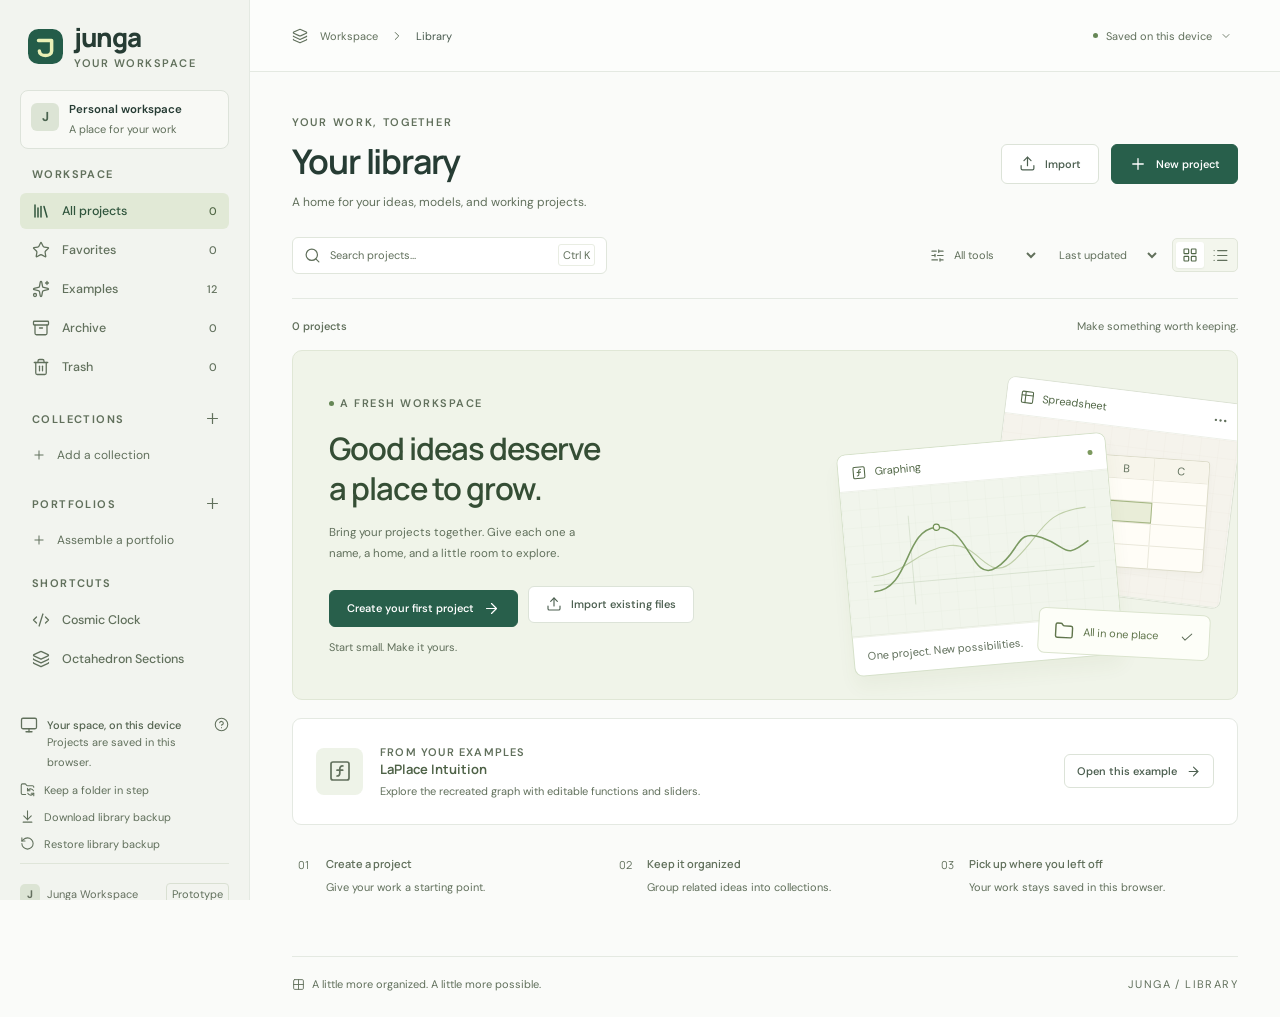
<file: JungaWorkspace/index.html>
<!doctype html>
<html lang="en">
  <head>
    <meta charset="UTF-8" />
    <meta name="viewport" content="width=device-width, initial-scale=1.0" />
    <meta name="theme-color" content="#f7f8f5" />
    <meta
      name="description"
      content="Your projects, models, and ideas, together in Junga Workspace."
    />
    <link rel="icon" type="image/svg+xml" href="./favicon.svg" />
    <title>Junga Workspace</title>
    <script type="module" crossorigin src="./assets/index-BxdtFtOg.js"></script>
    <link rel="modulepreload" crossorigin href="./assets/rolldown-runtime-B0Z9INg1.js">
    <link rel="modulepreload" crossorigin href="./assets/jsx-runtime-DpJIb57s.js">
    <link rel="modulepreload" crossorigin href="./assets/createLucideIcon-CGOGZhRV.js">
    <link rel="modulepreload" crossorigin href="./assets/model-DLPi8F1i.js">
    <link rel="stylesheet" crossorigin href="./assets/index-BXvJL2pJ.css">
  </head>
  <body>
    <div id="root"></div>
  </body>
</html>
</file>
<file: JungaWorkspace/assets/index-BXvJL2pJ.css>
.code-project-overview{grid-template-columns:minmax(0,1.1fr) minmax(0,1fr);gap:32px;margin-top:32px;display:grid}.code-project-overview section>p{color:var(--muted);margin-bottom:20px;line-height:1.7}.code-project-overview .code-manifest-version{margin:22px 0 12px;font-size:12px}.code-project-overview .code-inventory{border:1px solid var(--border);background:#fff;border-radius:10px;margin:10px 0;overflow:hidden}.code-project-overview .code-inventory summary{cursor:pointer;padding:16px;font-weight:600}.code-project-overview .code-inventory summary span{float:right;color:var(--muted);font-size:12px;font-weight:400}.code-project-overview .code-inventory ul{margin:0;padding:0 16px 16px;list-style:none}.code-project-overview .code-inventory li{border-top:1px solid var(--border);padding:12px 0}.code-project-overview code{overflow-wrap:anywhere;font-size:11px}.code-project-overview .code-inventory p{color:var(--muted);margin-top:5px;font-size:12px;line-height:1.6}.code-project-overview .code-source-link{color:var(--green);margin:16px 0;text-decoration:underline;display:block}.code-project-overview .code-repository-note{background:var(--soft);border-radius:8px;padding:16px;font-size:12px}.code-output-card{border:1px solid var(--border);background:#fff;border-radius:12px;margin:20px 0;overflow:hidden}.code-project-overview .code-output-art{background:radial-gradient(#213746,#0c1720 75%);place-items:center;height:160px;display:grid}.code-project-overview .code-output-art>div{background:linear-gradient(90deg,#0000 35%,#020914ed),url(../assets/cosmic-clock/earth-day.jpg) 50%/250px 125px;border-radius:50%;width:124px;height:124px;transform:rotate(-23.4deg);box-shadow:-2px 0 10px #519bba66,inset 10px 0 18px #59a8d133}.code-output-body{padding:22px}.code-output-medium{color:var(--muted);justify-content:space-between;font-size:11px;display:flex}.code-output-medium span{background:var(--soft);color:var(--green);border-radius:9px;padding:2px 8px}.code-output-body h3{margin:12px 0 8px;font-size:23px}.code-output-body p{color:var(--muted);line-height:1.7}.code-output-actions{flex-wrap:wrap;gap:10px;margin-top:20px;display:flex}.code-output-settings .code-settings-grid{grid-template-columns:repeat(auto-fit,minmax(160px,1fr));gap:12px;display:grid}.code-output-settings .code-check{flex-direction:row;align-items:center;gap:10px;margin-top:14px}.code-output-settings .code-check input{width:18px;height:18px}.code-output-settings .field-hint{margin-bottom:12px}.project-art.code-art{color:#f0f3e7;background:radial-gradient(#324f43,#1b3429);place-items:center;font:48px monospace;display:grid}@media (width<=1000px){.code-project-overview{grid-template-columns:1fr}}.code-project-overview .code-inventory-open{text-align:left;width:100%;font:inherit;color:inherit;cursor:pointer;background:0 0;border:0;border-radius:8px;margin:-4px -6px;padding:4px 6px;display:block}.code-project-overview .code-inventory-open:hover,.code-project-overview .code-inventory-open:focus-visible{background:var(--soft)}.code-project-overview .code-inventory-action{color:var(--green);align-items:center;gap:5px;margin-top:7px;font-size:12px;display:inline-flex}.code-project-overview .code-inventory-open:hover .code-inventory-action{text-decoration:underline}.modal.source-viewer{flex-direction:column;width:min(960px,100vw - 32px);display:flex}.modal.source-viewer .modal-heading{margin-bottom:16px}.modal.source-viewer .modal-heading h2{overflow-wrap:anywhere;font-family:DM Mono,ui-monospace,monospace;font-size:15px}.source-viewer-body{border:1px solid var(--border);background:var(--surface);border-radius:10px;flex-direction:column;flex:1;min-height:0;max-height:min(64vh,620px);display:flex;overflow:auto}.source-viewer-body .code-mirror-host{min-height:0}.source-viewer-note{color:var(--muted);border-bottom:1px solid var(--border);margin:0;padding:10px 14px;font-size:12px}.source-viewer-image{max-width:100%;height:auto;margin:auto;display:block}.source-viewer-origin{color:var(--muted);margin:0 auto 0 0;font-size:12px}.modal.source-viewer .modal-footer{align-items:center;gap:12px}.modal.source-viewer .modal-footer .button{align-items:center;gap:6px;display:inline-flex}.source-viewer-copy{border:1px solid var(--border);background:var(--soft);border-radius:10px;flex-wrap:wrap;align-items:center;gap:12px;margin-top:14px;padding:12px 14px;font-size:13px;display:flex}.source-viewer-copy label{color:var(--muted);align-items:center;gap:8px;font-size:12px;display:flex}.source-viewer-copy select{font:inherit;border:1px solid var(--border);background:var(--surface);color:var(--ink);border-radius:8px;max-width:260px;padding:6px 8px}.source-viewer-copy .button{align-items:center;gap:6px;display:inline-flex}.source-viewer-copy p{margin:0}.source-viewer-copy code{font-family:DM Mono,ui-monospace,monospace;font-size:12px}.source-viewer-copy a{color:var(--green);text-decoration:underline}.source-viewer-copy .form-error{flex-basis:100%}.code-editor{flex-direction:column;min-height:0;display:flex}.code-heading{justify-content:space-between;align-items:center;gap:20px;margin-bottom:20px;display:flex}.code-heading .back-link{margin-bottom:19px}.code-heading .eyebrow{margin-bottom:5px;font-size:11px}.code-heading h1{overflow-wrap:anywhere;font-size:27px}.code-heading-actions{align-items:center;gap:12px;display:flex}.code-entry-select{color:var(--muted);align-items:center;gap:8px;font-size:12px;display:flex}.code-entry-select select{font:inherit;border:1px solid var(--border);background:var(--surface);color:var(--ink);border-radius:8px;padding:6px 8px}.code-body{grid-template-columns:var(--code-tree-width,232px) minmax(0, 1fr);min-height:var(--code-editor-height,560px);align-items:stretch;gap:16px;display:grid}.code-body.with-preview .code-preview{grid-column:1/-1}@media (width>=1200px){.code-body.with-preview{grid-template-columns:var(--code-tree-width,232px) minmax(0, 1fr) minmax(0, 1fr)}.code-body.with-preview .code-preview{grid-column:auto}}.code-files{border:1px solid var(--border);background:var(--sidebar);border-radius:12px;flex-direction:column;gap:12px;min-height:0;padding:14px;display:flex;overflow:auto}.code-files-heading{justify-content:space-between;align-items:baseline;display:flex}.code-files-heading h2{letter-spacing:.08em;text-transform:uppercase;color:var(--muted);margin:0;font-size:13px}.code-files-heading span{color:var(--muted);font-size:11px}.code-tree{margin:0;padding:0;font-size:13px;list-style:none}.code-tree .code-tree{border-left:1px solid var(--border);margin-left:6px;padding-left:12px}.code-tree-folder>span{color:var(--muted);align-items:center;gap:6px;padding:4px 6px;font-weight:500;display:flex}.code-tree-file{text-align:left;width:100%;font:inherit;color:var(--ink);cursor:pointer;background:0 0;border:0;border-radius:7px;align-items:center;gap:6px;padding:4px 6px;display:flex}.code-tree-file:hover{background:var(--soft)}.code-tree-file.selected{background:var(--green);color:#fff}.code-tree-file span{overflow-wrap:anywhere}.code-entry-flag{color:currentColor;opacity:.75;margin-left:auto;display:inline-flex}.code-files-actions{flex-direction:column;gap:8px;display:flex}.code-new-file label{color:var(--muted);flex-direction:column;gap:5px;font-size:12px;display:flex}.code-new-file input{font:inherit;border:1px solid var(--border);background:var(--surface);color:var(--ink);border-radius:8px;padding:7px 9px}.code-new-file .button-row{margin-top:8px}.code-usage{color:var(--muted);margin:auto 0 0;font-size:11px}.code-pane{border:1px solid var(--border);background:var(--surface);border-radius:12px;flex-direction:column;min-height:0;display:flex;overflow:hidden}.code-pane-bar{border-bottom:1px solid var(--border);background:var(--sidebar);flex-wrap:wrap;justify-content:space-between;align-items:center;gap:4px 12px;padding:8px 12px;display:flex}.code-pane-path{color:var(--ink);overflow-wrap:anywhere;min-width:0;font-family:DM Mono,ui-monospace,monospace;font-size:12px}.code-rename{font:inherit;border:1px solid var(--green);border-radius:7px;flex:1;padding:5px 8px}.code-pane-actions{flex-shrink:0;gap:4px;display:flex}.button.quiet{color:var(--muted);cursor:pointer;background:0 0;border:1px solid #0000;border-radius:7px;align-items:center;gap:5px;padding:5px 8px;font-size:12px;display:inline-flex}.button.quiet:hover{background:var(--soft);color:var(--ink)}.button.quiet.has-errors{color:var(--danger)}.code-mirror-host{flex:1;min-height:0;overflow:auto}.code-mirror-host .cm-editor{height:100%;font-size:var(--code-font-size,13px)}.code-mirror-host .cm-editor.cm-focused{outline:none}.code-mirror-host .cm-scroller{font-family:DM Mono,ui-monospace,monospace;line-height:1.55}.code-loading{color:var(--muted);padding:24px;font-size:13px}.code-empty,.code-run-empty{text-align:center;color:var(--muted);margin:auto;padding:32px}.code-empty h3,.code-run-empty h3{color:var(--ink);margin:0 0 6px}.code-preview,.code-runner{border:1px solid var(--border);background:var(--surface);border-radius:12px;flex-direction:column;min-height:0;display:flex;overflow:hidden}.code-preview{min-height:var(--code-run-height,320px)}.code-run-bar{border-bottom:1px solid var(--border);background:var(--sidebar);justify-content:space-between;align-items:center;gap:12px;padding:8px 12px;display:flex}.code-run-entry{color:var(--muted);font-family:DM Mono,ui-monospace,monospace;font-size:12px}.code-run-actions{gap:4px;display:flex}.code-run-warning{color:var(--danger);border-bottom:1px solid var(--border);background:#fdf3f1;align-items:center;gap:8px;margin:0;padding:8px 12px;font-size:12px;display:flex}.code-run-frame{width:100%;min-height:var(--code-run-height,320px);background:#fff;border:0;flex:1}.code-run-console{border-top:1px solid var(--border);color:#dfe7da;background:#10140f;max-height:180px;padding:8px 12px;font-family:DM Mono,ui-monospace,monospace;font-size:12px;overflow:auto}.code-run-console ul{margin:0;padding:0;list-style:none}.code-run-console li{overflow-wrap:anywhere;white-space:pre-wrap;border-bottom:1px solid #1d2419;padding:2px 0}.code-run-console-empty{color:#93a08c;margin:0}.code-run-error{color:#f0a79a}.code-run-warn{color:#e8d39a}.visually-hidden{clip:rect(0, 0, 0, 0);white-space:nowrap;border:0;width:1px;height:1px;margin:-1px;padding:0;position:absolute;overflow:hidden}.output-page .code-runner{border:0;border-radius:0;min-height:calc(100dvh - 64px)}.output-page .code-run-frame{min-height:0}@media (width<=960px){.code-body,.code-body.with-preview{grid-template-columns:minmax(0,1fr)}.code-files{max-height:220px}}.code-run-outputs .code-output-art{background:linear-gradient(135deg,#16241c,#0c1710 70%);place-items:center;height:120px;display:grid}.code-run-outputs .code-output-art>div{background:linear-gradient(#5e8f6333 1px,#0000 1px) 0 8px/100% 11px,linear-gradient(90deg,#0f1a12,#16261a);border:1px solid #3f6f4366;border-radius:8px;width:78px;height:46px}.code-run-outputs .code-output-body{padding:18px}.code-run-outputs .code-output-body h3{font-size:19px}.canvas-editor{flex-direction:column;height:calc(100vh - 120px);min-height:0;display:flex}.canvas-heading{justify-content:space-between;align-items:flex-start;gap:20px;margin-bottom:12px;display:flex}.canvas-heading .back-link{margin-bottom:14px}.canvas-heading .eyebrow{margin-bottom:4px;font-size:11px}.canvas-heading h1{overflow-wrap:anywhere;font-size:24px}.canvas-heading-actions{flex-wrap:wrap;justify-content:flex-end;align-items:center;gap:10px;display:flex}.canvas-menu-anchor{position:relative}.canvas-menu{z-index:30;background:var(--surface);border:1px solid var(--border);border-radius:var(--design-card-radius,9px);flex-direction:column;min-width:220px;padding:6px;display:flex;position:absolute;top:calc(100% + 6px);left:0;box-shadow:0 12px 30px #14281e24}.canvas-heading-actions .canvas-menu{left:auto;right:0}.canvas-menu>button{font:inherit;text-align:left;color:var(--ink);cursor:pointer;background:0 0;border:0;border-radius:6px;padding:8px 10px}.canvas-menu>button:hover,.canvas-menu>button:focus-visible{background:var(--soft)}.canvas-menu.shapes{grid-template-columns:repeat(6,44px);gap:2px;display:grid}.canvas-menu.shapes>button{place-items:center;padding:3px;display:grid}.canvas-toolbar{border:1px solid var(--border);border-radius:var(--design-card-radius,9px);background:var(--surface);flex-wrap:wrap;align-items:center;gap:2px;margin-bottom:10px;padding:6px 8px;display:flex}.canvas-toolbar-gap{background:var(--border);width:1px;height:22px;margin:0 6px}.canvas-tool{color:var(--ink);cursor:pointer;background:0 0;border:1px solid #0000;border-radius:6px;align-items:center;gap:2px;padding:6px;display:inline-flex}.canvas-tool:hover:not(:disabled){background:var(--soft)}.canvas-tool.active{background:var(--green);color:#fff}.canvas-tool:disabled{opacity:.35;cursor:default}.canvas-zoom-value{font:inherit;min-width:48px;color:var(--ink);cursor:pointer;background:0 0;border:0;font-size:12px}.canvas-message{color:var(--muted);margin-left:auto;padding:0 8px;font-size:12px}.canvas-body{grid-template-columns:var(--canvas-strip-width,168px) minmax(0, 1fr) var(--canvas-inspector-width,264px);flex:1;gap:10px;min-height:420px;display:grid}.canvas-strip{border:1px solid var(--border);border-radius:var(--design-card-radius,9px);background:var(--sidebar);flex-direction:column;gap:8px;padding:8px;display:flex;overflow-y:auto}.canvas-strip ol{flex-direction:column;gap:10px;margin:0;padding:0;list-style:none;display:flex}.canvas-thumb{border:2px solid var(--border);cursor:pointer;background:#fff;border-radius:6px;width:100%;padding:0;display:block;overflow:hidden}.canvas-thumb:hover{border-color:var(--muted)}.canvas-strip li.current .canvas-thumb{border-color:var(--canvas-handle-color,#2f6fed)}.canvas-thumb-svg{width:100%;height:100%;display:block}.canvas-thumb-meta{color:var(--muted);align-items:center;gap:6px;margin-top:3px;font-size:11px;display:flex}.canvas-thumb-name{text-overflow:ellipsis;white-space:nowrap;flex:1;overflow:hidden}.canvas-thumb-actions{gap:1px;display:none}.canvas-strip li:hover .canvas-thumb-actions,.canvas-strip li:focus-within .canvas-thumb-actions{display:inline-flex}.canvas-thumb-actions button{color:var(--muted);cursor:pointer;background:0 0;border:0;padding:2px;display:inline-flex}.canvas-thumb-actions button:hover:not(:disabled){color:var(--ink)}.canvas-thumb-actions button:disabled{opacity:.3}.canvas-add-page{justify-content:center;font-size:12px}.canvas-stage{border:1px solid var(--border);border-radius:var(--design-card-radius,9px);touch-action:none;-webkit-user-select:none;user-select:none;background:#e9ece6;min-height:0;position:relative;overflow:hidden}.canvas-stage-svg{display:block;position:absolute;inset:0}.canvas-page-shadow{fill:none;stroke:#0000001f;stroke-width:1px;filter:drop-shadow(0 6px 18px #0000002e)}.canvas-grid{fill:none;stroke:#285f4b24;pointer-events:none}.canvas-selection-box{fill:none;stroke:var(--canvas-handle-color,#2f6fed);pointer-events:none}.canvas-selection-outline{fill:none;stroke:var(--canvas-handle-color,#2f6fed);stroke-dasharray:4 3;pointer-events:none}.canvas-handle{fill:#fff;stroke:var(--canvas-handle-color,#2f6fed)}.canvas-handle.rotate{cursor:grab}.canvas-handle.endpoint{cursor:move}.canvas-handle.endpoint.attached{fill:var(--canvas-handle-color,#2f6fed)}.canvas-handle.waypoint{cursor:move;fill:#fff}.canvas-rotate-stem{stroke:var(--canvas-handle-color,#2f6fed)}.canvas-selection-hitline{fill:none;stroke:#0000;cursor:copy}.canvas-guide{stroke:#e0457b;pointer-events:none}.canvas-marquee{fill:#2f6fed14;stroke:var(--canvas-handle-color,#2f6fed);pointer-events:none}.canvas-draw-preview{fill:#2f6fed1a;stroke:var(--canvas-handle-color,#2f6fed);pointer-events:none}.canvas-text-editor{z-index:5;box-sizing:border-box;border:1px dashed var(--canvas-handle-color,#2f6fed);resize:none;transform-origin:50%;background:#ffffffe6;outline:none;margin:0;padding:6px;position:absolute;overflow:hidden}.canvas-ruler{pointer-events:none;fill:var(--muted);background:#ffffffd9;font-size:9px;position:absolute}.canvas-ruler line{stroke:var(--muted)}.canvas-ruler.horizontal{border-bottom:1px solid var(--border);top:0;left:0}.canvas-ruler.vertical{border-right:1px solid var(--border);top:0;left:0}.canvas-timeline{border:1px solid var(--border);color:var(--muted);background:#ffffffeb;border-radius:999px;align-items:center;gap:10px;padding:8px 12px;font-size:12px;display:flex;position:absolute;bottom:10px;left:12px;right:12px}.canvas-timeline input[type=range]{flex:1}.canvas-inspector{border:1px solid var(--border);border-radius:var(--design-card-radius,9px);background:var(--surface);padding:10px 12px 16px;font-size:13px;overflow-y:auto}.canvas-inspector h2{letter-spacing:.08em;text-transform:uppercase;color:var(--muted);margin:14px 0 8px;font-size:12px}.canvas-inspector h2:first-child{margin-top:4px}.canvas-inspector .inspector-row{grid-template-columns:1fr 1fr;gap:6px 8px;margin-bottom:6px;display:grid}.canvas-inspector .inspector-row.three{grid-template-columns:1fr 1fr 1fr}.canvas-inspector .inspector-row.single{grid-template-columns:1fr}.canvas-inspector label{color:var(--muted);flex-direction:column;gap:3px;font-size:11px;display:flex}.canvas-inspector label.inline{color:var(--ink);flex-direction:row;align-items:center;gap:6px;font-size:12px}.canvas-inspector input:not([type=checkbox]):not([type=color]):not([type=range]),.canvas-inspector select,.canvas-inspector textarea{font:inherit;color:var(--ink);border:1px solid var(--border);background:var(--surface);box-sizing:border-box;border-radius:6px;width:100%;min-width:0;padding:5px 7px;font-size:13px}.canvas-inspector textarea{resize:vertical}.canvas-inspector .paint-field{align-items:center;gap:6px;display:flex}.canvas-inspector .paint-field input[type=color]{border:1px solid var(--border);background:0 0;border-radius:6px;width:30px;height:28px;padding:0}.canvas-inspector .paint-field .paint-none{border:1px solid var(--border);cursor:pointer;background:linear-gradient(to top right,#0000 47%,#c33 47% 53%,#0000 53%),#fff;border-radius:6px;width:30px;height:28px}.canvas-inspector .paint-field .paint-none.active{outline:2px solid var(--canvas-handle-color,#2f6fed)}.canvas-inspector .button-group{flex-wrap:wrap;gap:2px;display:flex}.canvas-inspector .button-group button{border:1px solid var(--border);background:var(--surface);color:var(--ink);cursor:pointer;font:inherit;border-radius:6px;flex:1;justify-content:center;align-items:center;padding:5px 4px;font-size:12px;display:inline-flex}.canvas-inspector .button-group button.active{background:var(--green);border-color:var(--green);color:#fff}.canvas-inspector .button-group button:disabled{opacity:.4;cursor:default}.canvas-inspector .keyframe-list{flex-direction:column;gap:4px;margin:6px 0;padding:0;list-style:none;display:flex}.canvas-inspector .keyframe-list li{align-items:center;gap:6px;font-size:12px;display:flex}.canvas-inspector .keyframe-list li button{color:var(--muted);cursor:pointer;background:0 0;border:0;display:inline-flex}.canvas-inspector .inspector-hint{color:var(--muted);margin:4px 0 8px;font-size:11px;line-height:1.4}.visually-hidden{clip:rect(0 0 0 0);clip-path:inset(50%);white-space:nowrap;width:1px;height:1px;position:absolute;overflow:hidden}.canvas-presenter{color:#e8efe6;-webkit-user-select:none;user-select:none;background:#111512;place-items:center;width:100%;height:100%;min-height:60vh;display:grid;position:relative;overflow:hidden}.canvas-presenter.mode-board{cursor:grab}.canvas-presenter.mode-deck{cursor:pointer}.canvas-present-overlay{z-index:100;background:#111512;position:fixed;inset:0}.canvas-present-overlay .canvas-presenter{height:100vh}.output-page main .canvas-presenter{height:calc(100vh - 56px)}.presenter-frame{box-sizing:border-box;place-items:center;width:100%;height:100%;padding:24px 24px 64px;display:grid}.presenter-page{background:#fff;max-width:100%;max-height:100%;box-shadow:0 20px 60px #00000073}.presenter-frame.device .presenter-page{box-sizing:content-box;background:#000;border:10px solid #222;border-radius:28px}.presenter-hotspot{cursor:pointer}.presenter-hotspot:hover{fill:#2f6fed1f}.presenter-board{z-index:1;position:absolute;inset:0}.presenter-board-background{z-index:0;position:absolute;inset:0}.presenter-controls{z-index:3;color:#e8efe6;cursor:default;background:#141815d9;border-radius:999px;align-items:center;gap:4px;padding:6px 10px;font-size:12px;display:flex;position:absolute;bottom:14px;left:50%;transform:translate(-50%)}.presenter-controls .icon-button{color:inherit}.presenter-controls input[type=range]{width:140px}.presenter-mode{color:#9fb3a6;padding-right:6px}.presenter-counter{text-align:center;min-width:56px}@keyframes presenter-fade{0%{opacity:0}to{opacity:1}}@keyframes presenter-slide{0%{opacity:0;transform:translate(40px)}to{opacity:1;transform:none}}.presenter-page.transition-fade{animation:.4s ease-out presenter-fade}.presenter-page.transition-slide{animation:.4s ease-out presenter-slide}.canvas-outputs{margin:24px 0}.canvas-outputs-help{color:var(--muted);margin:0 0 12px;font-size:13px}.canvas-output-list{flex-direction:column;gap:8px;margin:0 0 12px;padding:0;list-style:none;display:flex}.canvas-output-list li{border:1px solid var(--border);border-radius:var(--design-card-radius,9px);background:var(--surface);justify-content:space-between;align-items:center;gap:12px;padding:12px 14px;display:flex}.canvas-output-list h3{margin:0 0 3px;font-size:15px}.canvas-output-list p{color:var(--muted);margin:0;font-size:12px}.canvas-output-actions{align-items:center;gap:6px;display:flex}.project-art.canvas,.mixed-art .canvas-art{place-items:center;display:grid}.canvas-art{width:70%;height:70%}.canvas-art .art-shape{fill:var(--soft);stroke:var(--green);stroke-width:3px}.canvas-art .art-line{fill:none;stroke:var(--green);stroke-width:3px}@media (width<=1100px){.canvas-body{grid-template-columns:minmax(0, 1fr) var(--canvas-inspector-width,264px)}.canvas-strip{flex-direction:row;order:3;grid-column:1/-1;max-height:140px}.canvas-strip ol{flex-direction:row}.canvas-strip li{flex:none;width:120px}}@media (width<=760px){.canvas-editor{height:auto}.canvas-body{grid-template-columns:minmax(0,1fr)}.canvas-stage{min-height:60vh}.canvas-inspector{max-height:50vh}}.doc-editor{flex-direction:column;min-height:0;display:flex}.doc-heading{justify-content:space-between;align-items:flex-start;gap:20px;margin-bottom:12px;display:flex}.doc-heading .back-link{margin-bottom:14px}.doc-heading .eyebrow{margin-bottom:4px;font-size:11px}.doc-heading h1{overflow-wrap:anywhere;font-size:24px}.doc-heading-actions{flex-wrap:wrap;justify-content:flex-end;align-items:center;gap:10px;display:flex}.doc-menu-anchor{position:relative}.doc-menu{z-index:30;background:var(--surface);border:1px solid var(--border);border-radius:var(--design-card-radius,9px);flex-direction:column;gap:2px;min-width:230px;padding:6px;display:flex;position:absolute;top:calc(100% + 6px);right:0;box-shadow:0 12px 30px #14281e24}.doc-menu.left{left:0;right:auto}.doc-menu>button,.doc-menu>label{font:inherit;text-align:left;color:var(--ink);cursor:pointer;background:0 0;border:0;border-radius:6px;padding:7px 10px;font-size:13px}.doc-menu>button:hover,.doc-menu>button:focus-visible{background:var(--soft)}.doc-menu>label{cursor:default;color:var(--muted);flex-direction:column;gap:4px;font-size:11px;display:flex}.doc-menu>label select,.doc-menu>label input{font:inherit;color:var(--ink);border:1px solid var(--border);background:var(--surface);border-radius:6px;padding:5px 7px;font-size:13px}.doc-menu hr{border:0;border-top:1px solid var(--border);margin:4px 0}.doc-toolbar{border:1px solid var(--border);border-radius:var(--design-card-radius,9px);background:var(--surface);z-index:20;flex-wrap:wrap;align-items:center;gap:2px;margin-bottom:10px;padding:6px 8px;display:flex;position:sticky;top:8px}.doc-toolbar-gap{background:var(--border);width:1px;height:22px;margin:0 6px}.doc-tool{color:var(--ink);cursor:pointer;background:0 0;border:1px solid #0000;border-radius:6px;align-items:center;gap:2px;padding:6px;display:inline-flex}.doc-tool:hover:not(:disabled){background:var(--soft)}.doc-tool.active{background:var(--green);color:#fff}.doc-tool:disabled{opacity:.35;cursor:default}.doc-toolbar select,.doc-toolbar input[type=number]{font:inherit;color:var(--ink);border:1px solid var(--border);background:var(--surface);border-radius:6px;max-width:150px;padding:5px 7px;font-size:13px}.doc-toolbar input[type=number]{width:62px}.doc-message{color:var(--muted);margin-left:auto;padding:0 8px;font-size:12px}.doc-link-form{border:1px solid var(--border);border-radius:var(--design-card-radius,9px);background:var(--surface);align-items:center;gap:6px;margin-bottom:10px;padding:6px 8px;display:flex}.doc-link-form input{font:inherit;border:1px solid var(--border);border-radius:6px;flex:1;min-width:0;padding:6px 8px}.doc-body{grid-template-columns:var(--document-outline-width,220px) minmax(0, 1fr);align-items:start;gap:12px;display:grid}.doc-body.no-outline{grid-template-columns:minmax(0,1fr)}.doc-outline{border:1px solid var(--border);border-radius:var(--design-card-radius,9px);background:var(--sidebar);max-height:calc(100vh - 120px);padding:12px 14px;font-size:13px;position:sticky;top:64px;overflow-y:auto}.doc-outline h2{letter-spacing:.08em;text-transform:uppercase;color:var(--muted);margin:0 0 8px;font-size:11px}.doc-outline ul{flex-direction:column;gap:4px;margin:0;padding:0;list-style:none;display:flex}.doc-outline li.level-0 a{font-weight:600}.doc-outline li.level-2{padding-left:12px}.doc-outline li.level-3{padding-left:24px}.doc-outline a,.doc-outline button{font:inherit;color:var(--ink);cursor:pointer;text-align:left;overflow-wrap:anywhere;background:0 0;border:0;padding:2px 0;text-decoration:none}.doc-outline a:hover,.doc-outline button:hover{color:var(--green)}.doc-outline .doc-outline-empty{color:var(--muted);margin:0;font-size:12px}.doc-desk{border:1px solid var(--border);border-radius:var(--design-card-radius,9px);background:#e9ece6;min-height:60vh;padding:28px 16px 40px;overflow-x:auto}.doc-desk.flat{background:var(--surface)}.doc-page{box-sizing:border-box;color:#1f2a24;background:#fff;outline:none;max-width:100%;min-height:11in;margin:0 auto;box-shadow:0 6px 24px #00000024}.doc-desk.flat .doc-page{box-shadow:none;border:1px solid var(--border)}.doc-page:focus-visible{box-shadow:0 0 0 2px var(--green), 0 6px 24px #00000024}.doc-page[contenteditable=true]:empty:before{content:attr(data-placeholder);color:var(--muted)}.doc-footer{color:#3f4c45;justify-content:space-between;gap:12px;padding:8px 4px 0;font-size:12px;display:flex}.doc-content h1{margin:.3em 0 .4em;font-size:2.2em;font-weight:700;line-height:1.15}.doc-content h2{margin:1em 0 .3em;font-size:1.6em;font-weight:700;line-height:1.2}.doc-content h3{margin:.9em 0 .3em;font-size:1.3em;font-weight:700}.doc-content h4{margin:.8em 0 .3em;font-size:1.1em;font-weight:700}.doc-content p,.doc-content li{white-space:pre-wrap;overflow-wrap:anywhere;margin:0 0 .5em}.doc-content ul,.doc-content ol{margin:0 0 .5em;padding-left:1.6em}.doc-content ul ul,.doc-content ol ol,.doc-content ul ol,.doc-content ol ul{margin-bottom:0}.doc-content blockquote{color:#4a5a52;white-space:pre-wrap;border-left:3px solid #cbd5cf;margin:.6em 0;padding:.2em 0 .2em 1em}.doc-content pre{white-space:pre-wrap;background:#f3f5f2;border-radius:6px;margin:.6em 0;padding:.8em 1em;font-family:DM Mono,Menlo,Consolas,monospace;font-size:.9em;overflow-x:auto}.doc-content code{background:#f3f5f2;border-radius:3px;padding:0 .25em;font-family:DM Mono,Menlo,Consolas,monospace;font-size:.95em}.doc-content pre code{background:0 0;padding:0}.doc-content a{color:#285f4b;text-decoration:underline}.doc-content figure{margin:1em 0}.doc-content figure img{vertical-align:top;max-width:100%;display:inline-block}.doc-content hr{border:0;border-top:1px solid #cbd5cf;margin:1.2em 0}.doc-page figure.selected{outline-offset:2px;outline:2px solid #2f6fed}.doc-reader{grid-template-columns:var(--document-outline-width,220px) minmax(0, 1fr);background:#e9ece6;align-items:start;gap:16px;min-height:calc(100vh - 56px);padding:24px;display:grid;position:relative}.doc-reader:not(:has(.doc-outline)){grid-template-columns:minmax(0,1fr)}.doc-reader .doc-outline{top:24px}.doc-reader-page-wrap{min-width:0}.doc-reader .doc-page{min-height:auto}.doc-reader-footer{text-align:center;color:#3f4c45;margin:12px 0 0;font-size:12px}.doc-reader-actions{gap:4px;display:flex;position:absolute;top:12px;right:16px}.doc-preview-overlay{z-index:100;background:#e9ece6;position:fixed;inset:0;overflow-y:auto}.doc-preview-overlay .doc-reader{min-height:100vh}.doc-outputs{margin:24px 0}.doc-outputs-help{color:var(--muted);margin:0 0 12px;font-size:13px}.doc-output-list{flex-direction:column;gap:8px;margin:0 0 12px;padding:0;list-style:none;display:flex}.doc-output-list li{border:1px solid var(--border);border-radius:var(--design-card-radius,9px);background:var(--surface);justify-content:space-between;align-items:center;gap:12px;padding:12px 14px;display:flex}.doc-output-list h3{margin:0 0 3px;font-size:15px}.doc-output-list p{color:var(--muted);margin:0;font-size:12px}.doc-output-actions{align-items:center;gap:6px;display:flex}.project-art.document{place-items:center;display:grid}.document-art{width:70%;height:70%}.document-art .art-page{fill:#fff;stroke:var(--green);stroke-width:3px}.document-art .art-text{stroke:var(--green);stroke-width:3px;stroke-linecap:round;opacity:.7}@media print{.doc-outline,.doc-reader-actions,.doc-reader-footer{display:none}.doc-reader{background:#fff;padding:0;display:block}.doc-reader .doc-page{box-shadow:none;width:auto!important;padding:0!important}}@media (width<=900px){.doc-body,.doc-reader{grid-template-columns:minmax(0,1fr)}.doc-outline{max-height:200px;position:static}}.col-editor{flex-direction:column;min-height:0;display:flex}.col-heading{justify-content:space-between;align-items:flex-start;gap:20px;margin-bottom:12px;display:flex}.col-heading .back-link{margin-bottom:14px}.col-heading .eyebrow{margin-bottom:4px;font-size:11px}.col-heading h1{overflow-wrap:anywhere;font-size:24px}.col-heading-actions{flex-wrap:wrap;justify-content:flex-end;align-items:center;gap:10px;display:flex}.col-menu-anchor{position:relative}.col-menu{z-index:30;background:var(--surface);border:1px solid var(--border);border-radius:var(--design-card-radius,9px);flex-direction:column;gap:2px;min-width:220px;padding:6px;display:flex;position:absolute;top:calc(100% + 6px);right:0;box-shadow:0 12px 30px #14281e24}.col-menu.left{left:0;right:auto}.col-menu>button{font:inherit;text-align:left;color:var(--ink);cursor:pointer;background:0 0;border:0;border-radius:6px;align-items:center;gap:8px;padding:7px 10px;font-size:13px;display:flex}.col-menu>button:hover,.col-menu>button:focus-visible{background:var(--soft)}.col-body,.col-browser{grid-template-columns:var(--collection-tree-width,240px) minmax(0, 1fr);align-items:start;gap:12px;min-height:60vh;display:grid}.col-body.with-detail{grid-template-columns:var(--collection-tree-width,240px) minmax(0, 1fr) var(--collection-detail-width,320px)}.col-browser:has(.col-detail){grid-template-columns:var(--collection-tree-width,240px) minmax(0, 1fr) var(--collection-detail-width,320px)}.col-browser{background:var(--sidebar);min-height:calc(100vh - 56px);padding:16px 20px 32px}.col-tree{border:1px solid var(--border);border-radius:var(--design-card-radius,9px);background:var(--surface);max-height:calc(100vh - 100px);padding:8px 6px;font-size:13px;position:sticky;top:8px;overflow-y:auto}.col-tree ul{margin:0;padding:0;list-style:none}.col-tree-row{width:100%;font:inherit;color:var(--ink);text-align:left;cursor:pointer;background:0 0;border:0;border-radius:6px;align-items:center;gap:8px;padding:6px 8px;display:flex}.col-tree-row:hover{background:var(--soft)}.col-tree-row.current{background:var(--green);color:#fff}.col-tree-name{text-overflow:ellipsis;white-space:nowrap;flex:1;overflow:hidden}.col-tree-count{opacity:.7;font-size:11px}.col-tree-add{justify-content:center;width:calc(100% - 12px);margin:8px 6px 2px;font-size:12px}.col-emoji{text-align:center;width:20px;font-size:15px}.col-main{min-width:0}.col-crumbs{color:var(--muted);flex-wrap:wrap;align-items:center;gap:4px;margin-bottom:6px;font-size:12px;display:flex}.col-crumbs span{align-items:center;gap:4px;display:inline-flex}.col-crumbs button{font:inherit;color:var(--muted);cursor:pointer;background:0 0;border:0;border-radius:4px;padding:2px 4px}.col-crumbs button[aria-current]{color:var(--ink);font-weight:600}.col-crumbs button:hover{background:var(--soft)}.col-header{border-radius:var(--design-card-radius,9px);background:linear-gradient(135deg, color-mix(in srgb, var(--accent,#285f4b) 18%, #fff), #fff);border:1px solid var(--border);align-items:flex-start;gap:14px;margin-bottom:14px;padding:18px 20px;display:flex}.col-header-emoji{font-size:34px;line-height:1}.col-header>div{flex:1;min-width:0}.col-header h2{margin:0 0 4px;font-size:22px}.col-header p{color:var(--muted);margin:0;font-size:14px}.col-exit{align-self:flex-start}.col-header input.col-name,.col-header textarea.col-description,.col-header input.col-emoji-input{font:inherit;color:var(--ink);box-sizing:border-box;background:0 0;border:1px solid #0000;border-radius:6px;width:100%;padding:2px 6px}.col-header input.col-name{font-size:22px;font-weight:700}.col-header textarea.col-description{color:var(--muted);resize:vertical;min-height:30px;font-size:14px}.col-header input.col-emoji-input{text-align:center;width:52px;padding:0;font-size:30px}.col-header input:hover,.col-header textarea:hover,.col-header input:focus,.col-header textarea:focus{border-color:var(--border);background:#fffc}.col-controls{flex-wrap:wrap;align-items:center;gap:6px;margin-bottom:12px;font-size:12px;display:flex}.col-controls select,.col-controls input[type=color]{font:inherit;border:1px solid var(--border);background:var(--surface);color:var(--ink);border-radius:6px;padding:4px 6px;font-size:12px}.col-controls input[type=color]{width:32px;height:28px;padding:0}.col-controls .button{padding:5px 10px;font-size:12px}.col-controls-gap{flex:1}.col-children{grid-template-columns:repeat(auto-fill,minmax(160px,1fr));gap:8px;margin-bottom:14px;display:grid}.col-child-card{font:inherit;text-align:left;border:1px solid var(--border);border-left:4px solid var(--accent,#285f4b);border-radius:var(--design-card-radius,9px);background:var(--surface);cursor:pointer;color:var(--ink);flex-direction:column;align-items:flex-start;gap:4px;padding:10px 12px;display:flex;position:relative}.col-child-card:hover{background:var(--soft)}.col-child-name{font-size:14px;font-weight:600}.col-child-count{color:var(--muted);font-size:11px}.col-child-remove{color:var(--muted);cursor:pointer;background:0 0;border:0;padding:4px;display:none;position:absolute;top:6px;right:6px}.col-child-wrap{position:relative}.col-child-wrap:hover .col-child-remove,.col-child-wrap:focus-within .col-child-remove{display:inline-flex}.col-add{gap:6px;margin-bottom:10px;display:flex}.col-add input,.col-search{font:inherit;border:1px solid var(--border);background:var(--surface);min-width:0;color:var(--ink);border-radius:8px;flex:1;padding:8px 10px}.col-search{box-sizing:border-box;width:100%;margin-bottom:10px}.col-items{gap:12px;display:grid}.col-items.layout-grid,.col-items.layout-gallery{grid-template-columns:repeat(auto-fill, minmax(var(--collection-card-width,180px), 1fr))}.col-items.layout-list{grid-template-columns:1fr;gap:6px}.col-card{border:1px solid var(--border);border-radius:var(--design-card-radius,9px);background:var(--surface);transition:box-shadow .15s;overflow:hidden}.col-card:hover{box-shadow:0 8px 22px #14281e1f}.col-card.selected{outline:2px solid var(--accent,#285f4b)}.col-card-button{width:100%;font:inherit;text-align:left;color:var(--ink);cursor:pointer;background:0 0;border:0;padding:0;display:block}.col-cover{aspect-ratio:var(--collection-cover-ratio,1);background:color-mix(in srgb, var(--accent,#285f4b) 14%, #fff);overflow:hidden}.col-cover img{object-fit:cover;width:100%;height:100%;display:block}.col-cover-blank{background:linear-gradient(135deg, color-mix(in srgb, var(--accent,#285f4b) 30%, #fff), color-mix(in srgb, var(--accent,#285f4b) 8%, #fff));width:100%;height:100%;display:block}.layout-gallery .col-cover{aspect-ratio:4/3}.layout-gallery .col-card-body h3{font-size:13px}.layout-gallery .col-fields,.layout-gallery .col-subtitle{display:none}.col-card-body{padding:10px 12px 12px}.col-card-body h3{overflow-wrap:anywhere;margin:0 0 2px;font-size:15px;line-height:1.3}.col-subtitle{color:var(--muted);margin:0 0 6px;font-size:13px}.col-fields{grid-template-columns:auto 1fr;gap:2px 8px;margin:4px 0 0;font-size:12px;display:grid}.col-fields>div{display:contents}.col-fields dt{color:var(--muted)}.col-fields dd{overflow-wrap:anywhere;margin:0}.col-fields dd.long{white-space:pre-wrap}.col-fields.detail{margin-top:10px;font-size:13px}.col-card-meta{align-items:center;gap:8px;min-height:16px;margin-top:6px;display:flex}.col-link-chip{color:var(--accent,#285f4b);border:1px solid color-mix(in srgb, var(--accent,#285f4b) 40%, #fff);border-radius:999px;padding:1px 8px;font-size:11px}.col-stars{color:#c9a227;gap:1px;display:inline-flex}.col-stars svg{color:#d5d9d2}.col-stars svg.on,.col-stars button.on svg{color:#c9a227}.col-stars button{cursor:pointer;color:#d5d9d2;background:0 0;border:0;padding:2px;display:inline-flex}.layout-list .col-card-button{grid-template-columns:64px 1fr;align-items:center;display:grid}.layout-list .col-cover{aspect-ratio:1;height:64px}.layout-list .col-card-body{padding:8px 12px}.layout-list .col-fields{grid-template-columns:repeat(auto-fit,minmax(120px,max-content));gap:0 14px}.layout-list .col-fields>div{gap:4px;display:inline-flex}.col-empty{color:var(--muted);grid-column:1/-1;margin:8px 0;font-size:13px}.col-detail{border:1px solid var(--border);border-radius:var(--design-card-radius,9px);background:var(--surface);flex-direction:column;gap:10px;max-height:calc(100vh - 100px);padding:14px;font-size:13px;display:flex;position:sticky;top:8px;overflow-y:auto}.col-detail-head{justify-content:space-between;align-items:flex-start;gap:8px;display:flex}.col-detail-head h2{overflow-wrap:anywhere;margin:0;font-size:17px}.col-detail-cover{border-radius:6px;width:100%;display:block}.col-notes{white-space:pre-wrap;color:var(--ink);margin:0}.col-detail label{color:var(--muted);flex-direction:column;gap:3px;font-size:11px;display:flex}.col-detail input:not([type=checkbox]):not([type=range]),.col-detail textarea,.col-detail select{font:inherit;color:var(--ink);border:1px solid var(--border);background:var(--surface);box-sizing:border-box;border-radius:6px;width:100%;padding:5px 7px;font-size:13px}.col-detail textarea{resize:vertical;min-height:60px}.col-detail .col-detail-row{flex-wrap:wrap;align-items:center;gap:6px;display:flex}.col-detail .col-detail-row .button{padding:5px 9px;font-size:12px}.col-also{flex-wrap:wrap;gap:4px;margin:0;padding:0;list-style:none;display:flex}.col-also li{border:1px solid var(--border);border-radius:999px;align-items:center;gap:4px;padding:2px 8px;font-size:11px;display:inline-flex}.col-also li button{cursor:pointer;color:var(--muted);background:0 0;border:0;padding:0;display:inline-flex}.col-fields-editor{border:1px solid var(--border);border-radius:var(--design-card-radius,9px);background:var(--surface);margin-bottom:12px;padding:12px 14px;font-size:13px}.col-fields-editor h3{margin:0 0 8px;font-size:13px}.col-fields-editor .col-field-row{grid-template-columns:1fr 140px auto auto;align-items:center;gap:6px;margin-bottom:6px;display:grid}.col-fields-editor input,.col-fields-editor select{font:inherit;border:1px solid var(--border);color:var(--ink);background:var(--surface);border-radius:6px;padding:5px 7px;font-size:13px}.col-fields-editor label.inline{align-items:center;gap:4px;font-size:12px;display:inline-flex}.col-message{color:var(--muted);font-size:12px}.col-outputs{margin:24px 0}.col-outputs-help{color:var(--muted);margin:0 0 12px;font-size:13px}.col-output-list{flex-direction:column;gap:8px;margin:0 0 12px;padding:0;list-style:none;display:flex}.col-output-list li{border:1px solid var(--border);border-radius:var(--design-card-radius,9px);background:var(--surface);justify-content:space-between;align-items:center;gap:12px;padding:12px 14px;display:flex}.col-output-list h3{margin:0 0 3px;font-size:15px}.col-output-list p{color:var(--muted);margin:0;font-size:12px}.col-output-actions{align-items:center;gap:6px;display:flex}.col-browse-overlay{z-index:100;background:var(--sidebar);position:fixed;inset:0;overflow-y:auto}.project-art.collection{place-items:center;display:grid}.collection-art{width:70%;height:70%}.collection-art rect{fill:var(--soft);stroke:var(--green);stroke-width:3px}@media (width<=1000px){.col-body,.col-browser,.col-body.with-detail{grid-template-columns:minmax(0,1fr)}.col-browser:has(.col-detail){grid-template-columns:minmax(0,1fr)}.col-tree,.col-detail{max-height:none;position:static}}.workbench{--wb-bg:#f2f3f5;--wb-panel:#fff;--wb-border:#d3d7dd;--wb-ink:#1d232b;--wb-muted:#5c6672;--wb-hover:#e6eaf0;--wb-selected:color-mix(in srgb, var(--wb-accent,#d9251d) 14%, #fff);--wb-viewport:linear-gradient(180deg, #dfe6ee 0%, #f7f9fb 60%, #eef1f4 100%);--wb-grid:#3c506e2e;border:1px solid var(--wb-border);border-radius:var(--design-card-radius,9px);background:var(--wb-bg);height:calc(100vh - 130px);min-height:560px;color:var(--wb-ink);grid-template-rows:auto auto auto minmax(0,1fr) auto;grid-template-columns:minmax(0,1fr);font-size:12px;display:grid;overflow:hidden}.workbench.theme-dark{--wb-bg:#1e2126;--wb-panel:#272b31;--wb-border:#3a3f47;--wb-ink:#e7eaee;--wb-muted:#9aa3ae;--wb-hover:#333940;--wb-selected:color-mix(in srgb, var(--wb-accent,#00ae42) 28%, #272b31);--wb-viewport:radial-gradient(ellipse at 50% 30%, #3a4048 0%, #22262b 70%);--wb-grid:#b4c8dc29}.wb-titlebar{background:var(--wb-accent,#d9251d);color:#fff;align-items:center;gap:10px;padding:5px 12px;font-size:12px;display:flex}.wb-app-name{letter-spacing:.02em;font-weight:700}.wb-readonly{margin-left:auto;font-size:11px}.workbench.theme-dark .wb-titlebar,.workbench.theme-dark .wb-button.primary{color:#0b1f12}.wb-menubar{background:var(--wb-panel);border-bottom:1px solid var(--wb-border);align-items:center;gap:2px;padding:2px 6px;display:flex}.wb-menu{position:relative}.wb-menu>button{font:inherit;color:var(--wb-ink);cursor:pointer;background:0 0;border:0;border-radius:4px;padding:4px 9px;font-size:12px}.wb-menu>button:hover,.wb-menu>button.open{background:var(--wb-hover)}.wb-dropdown{z-index:40;background:var(--wb-panel);border:1px solid var(--wb-border);border-radius:6px;flex-direction:column;min-width:220px;padding:4px;display:flex;position:absolute;top:100%;left:0;box-shadow:0 10px 28px #00000038}.wb-dropdown button{font:inherit;color:var(--wb-ink);cursor:pointer;text-align:left;background:0 0;border:0;border-radius:4px;justify-content:space-between;gap:16px;padding:6px 10px;font-size:12px;display:flex}.wb-dropdown button:hover:not(:disabled){background:var(--wb-hover)}.wb-dropdown button:disabled{opacity:.45;cursor:default}.wb-dropdown kbd{font:inherit;color:var(--wb-muted);font-size:11px}.wb-dropdown hr{border:0;border-top:1px solid var(--wb-border);margin:3px 0}.wb-message{color:inherit;text-overflow:ellipsis;white-space:nowrap;min-width:0;margin-left:auto;padding:0 8px;font-size:11px;overflow:hidden}.wb-readonly{margin-left:0}.wb-ribbon{background:var(--wb-panel);border-bottom:1px solid var(--wb-border)}.wb-ribbon-tabs{border-bottom:1px solid var(--wb-border);gap:2px;padding:4px 8px 0;display:flex}.wb-ribbon-tabs button{font:inherit;color:var(--wb-muted);cursor:pointer;background:0 0;border:1px solid #0000;border-bottom:0;border-radius:6px 6px 0 0;padding:5px 12px;font-size:12px}.wb-ribbon-tabs button.active{color:var(--wb-ink);background:var(--wb-bg);border-color:var(--wb-border);font-weight:600}.wb-ribbon-groups{background:var(--wb-bg);gap:4px;padding:6px 8px 4px;display:flex;overflow-x:auto}.wb-ribbon-group{border-right:1px solid var(--wb-border);flex-direction:column;align-items:center;padding:0 8px;display:flex}.wb-ribbon-group:last-child{border-right:0}.wb-ribbon-tools{gap:2px;display:flex}.wb-tool{width:64px;font:inherit;color:var(--wb-ink);cursor:pointer;text-align:center;background:0 0;border:1px solid #0000;border-radius:6px;flex-direction:column;align-items:center;gap:3px;padding:6px 2px 4px;font-size:10.5px;line-height:1.15;display:flex}.wb-tool svg{color:var(--wb-accent,#d9251d)}.wb-tool:hover:not(:disabled){background:var(--wb-hover);border-color:var(--wb-border)}.wb-tool.active{background:var(--wb-selected);border-color:var(--wb-accent,#d9251d)}.wb-tool:disabled{opacity:.4;cursor:default}.wb-ribbon-group-label{color:var(--wb-muted);margin-top:2px;font-size:10px}.wb-body{grid-template-columns:var(--workbench-tree-width,260px) minmax(0, 1fr);min-height:0;display:grid}.wb-body.with-right{grid-template-columns:var(--workbench-tree-width,260px) minmax(0, 1fr) var(--workbench-right-width,300px)}.wb-left,.wb-right{background:var(--wb-panel);border-right:1px solid var(--wb-border);flex-direction:column;min-height:0;display:flex;overflow-y:auto}.wb-right{border-right:0;border-left:1px solid var(--wb-border)}.wb-panel-tabs{border-bottom:1px solid var(--wb-border);display:flex}.wb-panel-tabs button{color:var(--wb-muted);cursor:pointer;background:0 0;border:0;flex:1;justify-content:center;padding:7px 0;display:inline-flex}.wb-panel-tabs button.active{color:var(--wb-accent,#d9251d);box-shadow:inset 0 -2px 0 var(--wb-accent,#d9251d)}.wb-panel-title{text-transform:uppercase;letter-spacing:.06em;color:var(--wb-muted);padding:8px 10px 4px;font-size:11px;font-weight:600}.wb-panel{padding:10px 12px;font-size:12px}.wb-tree ul{margin:0;padding:0;list-style:none}.wb-tree-row{border-radius:4px;align-items:center;gap:2px;margin:0 4px;display:flex}.wb-tree-row:hover{background:var(--wb-hover)}.wb-tree-row.selected{background:var(--wb-selected)}.wb-tree-row.suppressed .wb-tree-label{color:var(--wb-muted);text-decoration:line-through}.wb-tree-toggle{width:16px;height:20px;color:var(--wb-muted);cursor:pointer;background:0 0;border:0;justify-content:center;align-items:center;padding:0;display:inline-flex}.wb-tree-label{font:inherit;color:var(--wb-ink);text-align:left;cursor:pointer;background:0 0;border:0;flex:1;align-items:center;gap:6px;min-width:0;padding:3px 4px;font-size:12px;display:flex}.wb-tree-label span{text-overflow:ellipsis;white-space:nowrap;overflow:hidden}.wb-tree-label svg{color:var(--wb-accent,#d9251d);flex:none}.wb-tree-badge{color:var(--wb-muted);margin-left:auto;font-size:10px}.wb-properties{flex-direction:column;gap:8px;padding:8px 10px 12px;display:flex}.wb-properties-head{border-bottom:1px solid var(--wb-border);align-items:center;gap:6px;padding-bottom:6px;font-weight:600;display:flex}.wb-properties-head svg{color:var(--wb-accent,#d9251d)}.wb-properties-head span{flex:1}.wb-ok,.wb-cancel{border:1px solid var(--wb-border);background:var(--wb-panel);cursor:pointer;color:#1a8f3c;border-radius:50%;justify-content:center;align-items:center;width:26px;height:26px;display:inline-flex}.wb-cancel{color:#c0392b}.wb-properties-hint{color:var(--wb-muted);margin:0;font-size:11px;line-height:1.4}.wb-field{color:var(--wb-muted);flex-direction:column;gap:3px;font-size:11px;display:flex}.wb-field.inline{color:var(--wb-ink);flex-direction:row;align-items:center;gap:6px;font-size:12px}.wb-field input:not([type=checkbox]),.wb-field select,.wb-panel input:not([type=checkbox]),.wb-panel select,.wb-right input:not([type=checkbox]):not([type=range]),.wb-right select{font:inherit;color:var(--wb-ink);background:var(--wb-bg);border:1px solid var(--wb-border);box-sizing:border-box;border-radius:4px;width:100%;padding:4px 6px;font-size:12px}.wb-properties-actions{gap:6px;margin-top:4px;display:flex}.wb-button{font:inherit;border:1px solid var(--wb-border);background:var(--wb-panel);color:var(--wb-ink);cursor:pointer;border-radius:5px;padding:5px 12px;font-size:12px}.wb-button.primary{background:var(--wb-accent,#d9251d);border-color:var(--wb-accent,#d9251d);color:#fff}.wb-button.primary:hover{filter:brightness(1.08)}.wb-button:disabled{opacity:.45;cursor:default}.wb-button.large{padding:9px 16px;font-size:13px;font-weight:600}.wb-viewport{background:var(--wb-viewport);min-height:0;display:grid;position:relative;overflow:hidden}.wb-scene{touch-action:none;cursor:grab;outline:none;width:100%;height:100%;min-height:240px;position:relative}.wb-scene:focus-visible{box-shadow:inset 0 0 0 2px var(--wb-accent,#d9251d)}.wb-scene:active{cursor:grabbing}.wb-scene canvas{display:block}.wb-legend{gap:4px;margin:8px 0 0;padding:0;font-size:11px;list-style:none;display:grid}.wb-legend li{align-items:center;gap:6px;display:flex}.wb-view-toolbar{z-index:3;background:var(--wb-panel);border:1px solid var(--wb-border);border-radius:6px;gap:2px;padding:3px;display:flex;position:absolute;top:8px;left:50%;transform:translate(-50%)}.wb-view-toolbar button{color:var(--wb-ink);cursor:pointer;background:0 0;border:0;border-radius:4px;padding:5px;display:inline-flex}.wb-view-toolbar button:hover{background:var(--wb-hover)}.wb-view-toolbar button.active{background:var(--wb-selected);color:var(--wb-accent,#d9251d)}.wb-viewport-note{color:var(--wb-ink);background:var(--wb-panel);border-radius:4px;max-width:60%;padding:4px 8px;font-size:11px;position:absolute;bottom:10px;left:12px}.wb-status{background:var(--wb-panel);border-top:1px solid var(--wb-border);color:var(--wb-muted);align-items:center;gap:18px;padding:3px 12px;font-size:11px;display:flex}.wb-status span{align-items:center;gap:4px;display:inline-flex}.wb-section{border-bottom:1px solid var(--wb-border)}.wb-section>summary{cursor:pointer;align-items:center;gap:6px;padding:8px 10px;font-size:12px;font-weight:600;list-style:none;display:flex}.wb-section>summary::-webkit-details-marker{display:none}.wb-section>summary svg{color:var(--wb-accent,#d9251d)}.wb-section-body{flex-direction:column;gap:8px;padding:4px 10px 10px;display:flex}.wb-row{grid-template-columns:1fr 1fr;gap:6px;display:grid}.wb-row.three{grid-template-columns:1fr 1fr 1fr}.wb-list{flex-direction:column;gap:2px;margin:0;padding:0;list-style:none;display:flex}.wb-list li button{width:100%;font:inherit;color:var(--wb-ink);cursor:pointer;text-align:left;background:0 0;border:1px solid #0000;border-radius:4px;align-items:center;gap:6px;padding:5px 8px;font-size:12px;display:flex}.wb-list li button:hover{background:var(--wb-hover)}.wb-list li button.selected{background:var(--wb-selected);border-color:var(--wb-accent,#d9251d)}.wb-swatch{border:1px solid #0003;border-radius:3px;flex:none;width:12px;height:12px}.wb-stat{justify-content:space-between;gap:8px;font-size:12px;display:flex}.wb-stat strong{font-weight:600}.wb-progress{background:var(--wb-border);border-radius:3px;height:6px;overflow:hidden}.wb-progress>div{background:var(--wb-accent,#d9251d);height:100%}.wb-hint{color:var(--wb-muted);margin:0;font-size:11px;line-height:1.4}.wb-editor .canvas-heading{margin-bottom:10px}@media (width<=1000px){.wb-body,.wb-body.with-right{grid-template-rows:auto minmax(320px,1fr) auto;grid-template-columns:minmax(0,1fr)}.wb-left,.wb-right{border:0;border-bottom:1px solid var(--wb-border);max-height:240px}.workbench{height:auto}}.workbench.wb-output{border:0;border-radius:0;grid-template-rows:minmax(0,1fr) auto;height:calc(100vh - 56px)}.wb-output-list{color:var(--wb-muted);background:var(--wb-panel);border-top:1px solid var(--wb-border);flex-wrap:wrap;gap:16px;margin:0;padding:8px 14px;font-size:12px;list-style:none;display:flex}.wb-field-help{color:var(--wb-muted);font-size:10.5px;line-height:1.35}.wb-tree-row.error .wb-tree-label,.wb-tree-row.error .wb-tree-label svg{color:#c0392b}.wb-field input[type=color],.wb-panel input[type=color]{height:28px;padding:0}.wb-range{width:100%}.wb-toolbar-row{flex-wrap:wrap;gap:4px;margin:4px 0;display:flex}.wb-toolbar-row .wb-button{padding:3px 8px;font-size:11px}.wb-inline-fields{grid-template-columns:1fr 1fr;gap:6px;margin-top:6px;display:grid}.sk-editor{background:#fbfcfd;outline:none;width:100%;height:100%;min-height:240px;position:relative;overflow:hidden}.workbench.theme-dark .sk-editor{background:#1b1e23}.sk-editor>svg.sk-canvas{touch-action:none;cursor:crosshair;width:100%;height:100%;display:block}.sk-editor.tool-select>svg.sk-canvas{cursor:default}.sk-toolbar{z-index:3;background:var(--wb-panel);border:1px solid var(--wb-border);border-radius:6px;flex-wrap:wrap;gap:2px;max-width:calc(100% - 16px);padding:3px;display:flex;position:absolute;top:8px;left:8px}.sk-toolbar button{color:var(--wb-ink);cursor:pointer;font:inherit;background:0 0;border:0;border-radius:4px;align-items:center;gap:4px;padding:4px 6px;font-size:11px;display:inline-flex}.sk-toolbar button:hover{background:var(--wb-hover)}.sk-toolbar button.active{background:var(--wb-selected);color:var(--wb-accent,#d9251d)}.sk-toolbar .sep{background:var(--wb-border);width:1px;margin:2px 3px}.sk-toolbar label{color:var(--wb-muted);align-items:center;gap:4px;padding:0 4px;font-size:11px;display:inline-flex}.sk-toolbar label input{width:48px;font:inherit;border:1px solid var(--wb-border);background:var(--wb-bg);color:var(--wb-ink);border-radius:4px;padding:2px 4px;font-size:11px}.sk-status{z-index:3;color:var(--wb-ink);background:var(--wb-panel);border-radius:4px;max-width:70%;padding:4px 8px;font-size:11px;position:absolute;bottom:8px;left:10px}.sk-dims{z-index:3;background:var(--wb-panel);border:1px solid var(--wb-border);border-radius:6px;flex-direction:column;gap:4px;min-width:150px;padding:6px 8px;font-size:11px;display:flex;position:absolute;top:8px;right:10px}.sk-dims label{color:var(--wb-muted);justify-content:space-between;align-items:center;gap:8px;display:flex}.sk-dims input{width:64px;font:inherit;border:1px solid var(--wb-border);background:var(--wb-bg);color:var(--wb-ink);border-radius:4px;padding:2px 4px;font-size:11px}.sk-dims .sk-dims-title{color:var(--wb-ink);font-weight:600}.wb-subsection{border-top:1px dashed var(--wb-border);padding-top:4px}.wb-subsection>summary{cursor:pointer;color:var(--wb-muted);padding:4px 0;font-size:11px;font-weight:600}.wb-subsection .wb-row{margin-top:4px}.wb-slot{border-bottom:1px dashed var(--wb-border);flex-direction:column;gap:4px;padding-bottom:6px;display:flex}.wb-change{color:var(--wb-muted);grid-template-columns:auto 64px minmax(0,1fr) auto;align-items:center;gap:4px;font-size:11px;display:grid}.wb-change .wb-button{padding:2px 6px}.wb-legend-time{color:var(--wb-muted);font-variant-numeric:tabular-nums}.wb-heat{color:var(--wb-muted);align-items:center;gap:6px;margin-top:8px;font-size:11px;display:flex}.wb-heat i{background:linear-gradient(90deg,#3b4cc0,#2ea56e,#e6c83c,#d23228);border-radius:4px;flex:1;height:8px}@font-face{font-family:DM Mono;font-style:normal;font-display:swap;font-weight:400;src:url(./dm-mono-latin-ext-400-normal-C2zvOubV.woff2)format("woff2"),url(./dm-mono-latin-ext-400-normal-1aZr6b2b.woff)format("woff");unicode-range:U+100-2BA,U+2BD-2C5,U+2C7-2CC,U+2CE-2D7,U+2DD-2FF,U+304,U+308,U+329,U+1D00-1DBF,U+1E00-1E9F,U+1EF2-1EFF,U+2020,U+20A0-20AB,U+20AD-20C0,U+2113,U+2C60-2C7F,U+A720-A7FF}@font-face{font-family:DM Mono;font-style:normal;font-display:swap;font-weight:400;src:url(./dm-mono-latin-400-normal-4GdczIuU.woff2)format("woff2"),url(./dm-mono-latin-400-normal--0xN8mdc.woff)format("woff");unicode-range:U+??,U+131,U+152-153,U+2BB-2BC,U+2C6,U+2DA,U+2DC,U+304,U+308,U+329,U+2000-206F,U+20AC,U+2122,U+2191,U+2193,U+2212,U+2215,U+FEFF,U+FFFD}@font-face{font-family:Instrument Serif;font-style:normal;font-display:swap;font-weight:400;src:url(./instrument-serif-latin-ext-400-normal-C2je3j2s.woff2)format("woff2"),url(./instrument-serif-latin-ext-400-normal-CFCUzsTy.woff)format("woff");unicode-range:U+100-2BA,U+2BD-2C5,U+2C7-2CC,U+2CE-2D7,U+2DD-2FF,U+304,U+308,U+329,U+1D00-1DBF,U+1E00-1E9F,U+1EF2-1EFF,U+2020,U+20A0-20AB,U+20AD-20C0,U+2113,U+2C60-2C7F,U+A720-A7FF}@font-face{font-family:Instrument Serif;font-style:normal;font-display:swap;font-weight:400;src:url(./instrument-serif-latin-400-normal-DnYpCC2O.woff2)format("woff2"),url(./instrument-serif-latin-400-normal-BVbkICAY.woff)format("woff");unicode-range:U+??,U+131,U+152-153,U+2BB-2BC,U+2C6,U+2DA,U+2DC,U+304,U+308,U+329,U+2000-206F,U+20AC,U+2122,U+2191,U+2193,U+2212,U+2215,U+FEFF,U+FFFD}.output-page{background:#080f15;min-height:100dvh}.output-header{z-index:3;color:#263c34;background:#fafbf9;border-bottom:1px solid #e4e9e2;flex-wrap:wrap;justify-content:space-between;align-items:center;gap:14px;min-height:64px;padding:18px 32px;display:flex;position:sticky;top:0}.output-header a,.output-header span{align-items:center;gap:8px;display:inline-flex}.output-header a{font-weight:600}.output-header span{font-size:12px}.output-page .empty-state{background:#fafbf9;padding:100px 24px}.cosmic-clock-viewer{color:#eef0e9;background:radial-gradient(at 38% 35%,#152330 0%,#0a131d 43%,#080f15 75%);min-height:calc(100dvh - 64px);padding:38px clamp(20px,4vw,64px) 24px}.cosmic-clock-viewer .cc-eyebrow{letter-spacing:.2em;color:#bdc9ce;font-size:10px;font-weight:500}.cosmic-clock-viewer .cc-intro{max-width:780px}.cosmic-clock-viewer .cc-intro h1{letter-spacing:-.025em;margin:8px 0;font-family:Instrument Serif,Georgia,serif;font-size:clamp(42px,5vw,70px);font-weight:400;line-height:1}.cosmic-clock-viewer .cc-intro>p:last-child{color:#bdc9ce;max-width:620px;line-height:1.7}.cosmic-clock-viewer .cc-experience{grid-template-columns:minmax(0,1fr) 300px;align-items:center;gap:32px;display:grid}.cosmic-clock-viewer .cc-globe-wrap{min-width:0;position:relative}.cosmic-clock-viewer .cc-globe{touch-action:none;cursor:grab;outline-offset:-3px;border-radius:16px;width:100%;height:clamp(430px,60vh,680px);position:relative}.cosmic-clock-viewer .cc-globe:active{cursor:grabbing}.cosmic-clock-viewer .cc-globe canvas{position:absolute;inset:0;width:100%!important;height:100%!important}.cosmic-clock-viewer .cc-globe:focus-visible{outline:2px solid #d9ba83}.cosmic-clock-viewer .cc-instructions{text-align:center;color:#afbec8;margin:0 0 14px;font-size:11px;line-height:1.8}.cosmic-clock-viewer button,.cosmic-clock-viewer input,.cosmic-clock-viewer select{color:#ecede8;background:#15212c;border:1px solid #52606a;border-radius:7px;min-height:40px;padding:9px 12px}.cosmic-clock-viewer input::placeholder{color:#aebdc8}.cosmic-clock-viewer input,.cosmic-clock-viewer select{--lightningcss-light: ;--lightningcss-dark:initial;color-scheme:dark;width:100%;min-width:0}.cosmic-clock-viewer label{color:#c5ced1;flex-direction:column;gap:7px;font-size:12px;display:flex}.cosmic-clock-viewer button:hover{background:#263846}.cosmic-clock-viewer button[aria-pressed=true]{color:#f8d6a0;background:#302e27;border-color:#b99a69}.cosmic-clock-viewer :is(button,a,input,select,summary):focus-visible{outline-offset:3px;outline:2px solid #f8d6a0}.cosmic-clock-viewer .cc-view-actions{flex-wrap:wrap;justify-content:center;gap:10px;display:flex}.cosmic-clock-viewer .cc-loading{text-align:center;pointer-events:none;background:#13212ce8;border:1px solid #3a4b57;border-radius:12px;padding:24px;line-height:1.6;position:absolute;inset:36% 10% auto}.cosmic-clock-viewer .cc-tooltip{pointer-events:none;background:#14232feb;border:1px solid #76838b;border-radius:8px;gap:6px;width:176px;padding:10px 14px;display:grid;position:absolute}.cosmic-clock-viewer .cc-tooltip span{color:#f8d6a0;font-family:DM Mono,monospace}.cosmic-clock-viewer .cc-inspector{border-left:1px solid #394754;padding:28px 0 28px 28px}.cosmic-clock-viewer .cc-inspector h2{margin:14px 0 4px;font-family:Instrument Serif,Georgia,serif;font-size:38px;font-weight:400}.cosmic-clock-viewer .cc-zone-id{color:#bac8d0;overflow-wrap:anywhere;font-size:11px}.cosmic-clock-viewer .cc-local-time{letter-spacing:-.055em;margin:24px 0 8px;font-family:DM Mono,monospace;font-size:clamp(28px,3.4vw,43px)}.cosmic-clock-viewer .cc-inspector>p{line-height:1.6}.cosmic-clock-viewer .cc-offset{color:#f8d6a0;justify-content:space-between;margin-top:12px;font-size:12px;display:flex}.cosmic-clock-viewer .cc-selection-hint{color:#bac8d0;min-height:55px;margin:18px 0;font-size:12px}.cosmic-clock-viewer .cc-search{margin-top:22px}.cosmic-clock-viewer .cc-facts{color:#bac8d0;border-top:1px solid #394754;justify-content:space-between;margin-top:25px;padding-top:20px;font-size:11px;display:flex}.cosmic-clock-viewer .cc-facts span{gap:6px;display:grid}.cosmic-clock-viewer .cc-facts strong{color:#e5e6df;font-size:19px;font-weight:400}.cosmic-clock-viewer .cc-time-controls{border-block:1px solid #394754;flex-wrap:wrap;justify-content:space-between;align-items:end;gap:24px;margin-top:28px;padding:25px 0;display:flex}.cosmic-clock-viewer .cc-moment{align-self:center;gap:12px;display:grid}.cosmic-clock-viewer .cc-moment time{font-family:DM Mono,monospace;font-size:12px}.cosmic-clock-viewer .cc-playback,.cosmic-clock-viewer .cc-date-form{flex-wrap:wrap;align-items:end;gap:8px;display:flex}.cosmic-clock-viewer .cc-playback label{min-width:112px}.cosmic-clock-viewer .cc-date-form [role=alert]{color:#ffbea8;flex-basis:100%}.cosmic-clock-viewer .cc-footer{color:#afbec8;flex-wrap:wrap;justify-content:space-between;gap:16px;margin-top:20px;font-size:11px;line-height:1.8;display:flex}.cosmic-clock-viewer .cc-footer details{max-width:650px}.cosmic-clock-viewer .cc-footer summary{cursor:pointer;color:#e5e6df}.cosmic-clock-viewer .cc-footer details p{margin-top:12px}.cosmic-clock-viewer .cc-footer a{color:#f8d6a0;margin:12px 16px 0 0;text-decoration:underline;display:inline-block}@media (width<=760px){.output-header{padding:16px 20px}.output-header span{flex-basis:100%}.cosmic-clock-viewer{padding-top:26px}.cosmic-clock-viewer .cc-experience{grid-template-columns:1fr;gap:28px}.cosmic-clock-viewer .cc-globe{height:390px}.cosmic-clock-viewer .cc-inspector{border-top:1px solid #394754;border-left:0;padding:26px 0 0}.cosmic-clock-viewer .cc-local-time{font-size:44px}.cosmic-clock-viewer .cc-time-controls{flex-direction:column;align-items:stretch}.cosmic-clock-viewer .cc-moment{align-self:start}.cosmic-clock-viewer .cc-date-form label{flex:1}}.sr-only{clip-path:inset(50%);white-space:nowrap;border:0;width:1px;height:1px;margin:-1px;padding:0;position:absolute;overflow:hidden}.expression-row.drop-target{box-shadow:inset 0 3px #27664c}.expression-row.is-dragging{opacity:.5}.entry-drag-handle{cursor:grab;touch-action:none;flex-shrink:0}.entry-drag-handle:active{cursor:grabbing}.slider-playback{align-items:center;gap:4px;display:flex}.slider-playback>.icon-button{flex-shrink:0;width:28px;height:28px}.slider-playback .parameter-range{flex:1;min-width:0}.parameter-extents.playback-extents{padding-left:64px}.animation-settings{color:#425839;background:#fff;border:1px solid #dce4d7;border-radius:7px;margin:8px 0;padding:12px;font-size:11px;box-shadow:0 3px 12px #213d2310}.animation-speed{align-items:center;gap:10px;display:flex}.animation-speed>span{margin-right:auto}.animation-speed output{text-align:center;min-width:34px}.animation-settings p{margin:5px 0 10px}.animation-settings label{flex-wrap:wrap;align-items:center;gap:7px;display:flex}.animation-settings select{max-width:100%;font:inherit;color:inherit;background:#fff;border:1px solid #dce4d7;border-radius:4px;padding:6px}.expression-options .color-picker{border:0;min-width:0;margin:12px 0 0;padding:0}.color-picker legend{color:#425839;padding:0;font-size:11px}.color-picker>div{grid-template-columns:repeat(3,minmax(0,1fr));gap:5px;margin-top:7px;display:grid}.expression-options .color-picker label{cursor:pointer;color:#425839;border:1px solid #dde5d9;border-radius:5px;justify-content:flex-start;gap:4px;margin:0;padding:6px 4px;font-size:11px;position:relative}.color-picker label:has(:checked){outline-offset:-2px;background:#eef4e8;outline:2px solid #53764b}.color-picker label:has(:focus-visible){outline-offset:1px;outline:3px solid #31598c}.expression-options .color-picker input{opacity:0;width:1px;height:1px;padding:0;position:absolute}.color-swatch{border-radius:50%;flex-shrink:0;width:12px;height:12px}.curve-label.interactive-label{cursor:grab;-webkit-user-select:none;user-select:none;touch-action:none}.curve-label.interactive-label:active{cursor:grabbing}.curve-label.interactive-label:focus-visible{outline:2px solid #31598c}.label-manager{z-index:5;color:#395335;background:#fff;border:1px solid #bccdb3;border-radius:9px;width:min(285px,100% - 70px);max-height:calc(100% - 28px);padding:14px;font-size:12px;position:absolute;top:14px;left:14px;overflow-y:auto;box-shadow:0 7px 28px #243b2529}.label-manager header{justify-content:space-between;align-items:center;margin-bottom:12px;display:flex}.label-manager h3{margin:0;font-size:14px}.label-manager label{flex-wrap:wrap;align-items:center;gap:7px;margin-bottom:12px;display:flex}.label-manager label>span{margin-left:auto}.label-manager input:not([type=range]),.label-manager select{width:100%;font:inherit;color:inherit;background:#fff;border:1px solid #d5dfcf;border-radius:4px;padding:7px}.label-manager input[type=range]{accent-color:#36664d;width:100%}.label-rotation{align-items:center;gap:10px;display:flex}.label-rotation label{flex:1}.label-manager p{font-size:11px;line-height:1.5}.label-manager footer{justify-content:flex-end;gap:8px;margin-top:14px;display:flex}.label-manager .button{height:auto;padding:8px 12px;font-size:11px}.calculator-main{max-width:none;padding:28px 28px 24px}.calculator-heading{justify-content:space-between;align-items:center;gap:18px;margin-bottom:24px;display:flex}.calculator-heading .back-link{margin-bottom:19px}.calculator-heading .eyebrow{margin-bottom:5px;font-size:11px}.calculator-heading h1{overflow-wrap:anywhere;font-size:27px}.calculator-actions{align-items:center;gap:16px;display:flex}.calculator-actions .button{height:35px;font-size:11px}.history-buttons{border-right:1px solid var(--border);gap:4px;padding-right:13px;display:flex}.graph-workbench{background:#fff;border:1px solid #dce4d7;border-radius:9px;grid-template-columns:310px minmax(0,1fr);display:grid;overflow:hidden}.expression-panel{background:#fcfdfb;border-right:1px solid #dce4d7;flex-direction:column;min-width:0;display:flex}.expression-panel-heading{justify-content:space-between;align-items:center;padding:18px 18px 14px;display:flex}.expression-panel-heading h2{color:#365240;font-size:14px;font-weight:650}.expression-panel-heading>span{color:#64765c;font-size:11px}.graph-add-bar{border-bottom:1px solid #e1e7dc;flex-wrap:wrap;gap:5px;padding:0 12px 15px;display:flex}.graph-add-bar>button{color:#527043;background:#fff;border:1px solid #dce4d7;border-radius:5px;flex:auto;justify-content:center;align-items:center;gap:5px;height:31px;padding:0 5px;font-size:11px;display:flex}.graph-add-bar>button:hover{background:#eef4e8}.expression-list{scrollbar-width:thin;scrollbar-color:#bfcbb6 transparent;max-height:565px;overflow-y:auto}.expression-row{background:#fff;border-bottom:1px solid #e5eadf;padding:14px 17px 15px;position:relative}.expression-row:last-child{border-bottom:0}.expression-row.parameter{background:#f7f9f3}.expression-row.note{background:#fcfbf5}.expression-row.has-error{background:#fff8f5}.expression-row-top{align-items:center;gap:8px;min-height:23px;margin-bottom:9px;display:flex}.expression-number{font-variant-numeric:tabular-nums;color:#596b50;font-size:11px}.entry-kind{letter-spacing:1.2px;color:#596e4d;font-size:11px;font-weight:600}.expression-row-top .icon-button{color:#6a7a60;width:25px;height:23px}.expression-row-top .curve-visibility,.expression-row-top .delete-entry{margin-left:auto}.expression-row-top .curve-visibility+.delete-entry{margin-left:0}.expression-row-top .delete-entry:hover{color:#a34537;background:#faeee8}.formula-input{letter-spacing:-.2px;color:#263f32;background:0 0;border:1px solid #0000;border-radius:4px;width:100%;min-width:0;padding:7px 6px;font-family:Cambria Math,Consolas,monospace;font-size:17px;line-height:1.5}.formula-input:hover{background:#fbfcf8;border-color:#dce5d3}.formula-input:focus{background:#fff;border-color:#80a469;outline:0;box-shadow:0 0 0 2px #dce9d1}.formula-input::placeholder{color:#738368}.formula-input[aria-invalid=true]{border-color:#dcb1a4}.expression-error{color:#963e2c;overflow-wrap:anywhere;margin:9px 0 0;font-size:11px;line-height:1.6}.expression-options{margin-top:9px}.expression-options>summary,.parameter-settings>summary{color:#586f4b;cursor:pointer;align-items:center;gap:6px;width:fit-content;font-size:11px;list-style:none;display:flex}.expression-options>summary::-webkit-details-marker{display:none}.parameter-settings>summary::-webkit-details-marker{display:none}.expression-options[open]>summary{margin-bottom:11px}.expression-options label{color:#607653;justify-content:space-between;align-items:center;gap:10px;margin-top:8px;font-size:11px;display:flex}.expression-options input,.expression-options select{color:#4f6d42;background:#fff;border:1px solid #dbe4d1;border-radius:4px;width:180px;max-width:75%;padding:7px;font-size:11px}.constant-result{color:#537244;margin-top:12px;font-family:Consolas,monospace;font-size:12px}.parameter-definition{color:#3a5432;align-items:center;gap:9px;margin:2px 0 12px;font-family:Cambria Math,Georgia,serif;font-size:19px;display:flex}.parameter-definition input{background:#fff;border:1px solid #dce4d2;border-radius:4px;width:85px;min-width:0;padding:5px 7px;font-family:inherit;font-size:17px}.parameter-definition .parameter-name{text-align:center;background:0 0;border-color:#0000;width:60px;font-style:italic}.parameter-definition .parameter-name:hover,.parameter-definition .parameter-name:focus{background:#fff;border-color:#9caf8c}.parameter-kind{color:#637358;margin-left:auto;font-family:DM Sans Variable,sans-serif;font-size:11px}.parameter-range{accent-color:#36664d;cursor:pointer;width:100%;height:18px;margin:1px 0}.parameter-extents{color:#627451;font-variant-numeric:tabular-nums;justify-content:space-between;margin-bottom:12px;padding:0 2px;font-size:11px;display:flex}.parameter-settings[open]>summary{margin-bottom:14px}.parameter-limits{grid-template-columns:repeat(3,minmax(0,1fr));gap:8px;display:grid}.parameter-limits label{color:#607352;font-size:11px;display:block}.parameter-limits input{color:#365329;background:#fff;border:1px solid #d6e0ce;border-radius:4px;width:100%;margin-top:6px;padding:7px 5px;font-size:11px}.constant-option{color:#58704a;align-items:center;gap:7px;margin:13px 0;font-size:11px;display:flex}.constant-option input{accent-color:#36664d}.parameter-settings .button{width:100%;height:29px;font-size:11px}.expression-row.note textarea{resize:vertical;color:#6b603f;background:0 0;border:1px solid #0000;border-radius:4px;width:100%;min-height:76px;padding:6px;font-size:12px;line-height:1.7;display:block}.expression-row.note textarea:focus{background:#fffefb;border-color:#c4b98f;outline:0}.expression-row.note textarea::placeholder{color:#766b4d}.expression-panel-footer{background:#f5f8ef;border-top:1px solid #e0e7d7;flex-direction:column;gap:11px;margin-top:auto;padding:14px 17px;display:flex}.expression-panel-footer .text-button{justify-content:space-between;padding:0;font-size:11px}.expression-panel-footer>span{color:#607253;align-items:center;gap:5px;font-size:11px;display:flex}.expression-panel-footer>p,.expressions-empty{color:#65785a;padding:15px;font-size:12px;line-height:1.7}.graph-canvas-column{background:#fff;flex-direction:column;min-width:0;display:flex}.graph-display-options{background:#fcfdfb;border-bottom:1px solid #e1e7db;align-items:center;gap:18px;height:48px;padding:0 18px;display:flex}.graph-display-options label{color:#5d7151;white-space:nowrap;cursor:pointer;align-items:center;gap:5px;font-size:11px;display:flex}.graph-display-options input{accent-color:#3c6b4b}.graph-display-options>span{color:#67785b;text-align:right;margin-left:auto;font-size:11px}.graph-plot{flex-direction:column;flex:1;min-width:0;display:flex}.plot-heading{color:#697b5c;justify-content:space-between;gap:12px;padding:15px 18px;font-size:11px;display:flex}.plot-heading>span:first-child{letter-spacing:1.2px;align-items:center;gap:7px;font-size:11px;font-weight:600;display:flex}.plot-stage{flex:1;height:calc(100vh - 305px);min-height:480px;max-height:800px;position:relative;overflow:hidden}.plot-svg{touch-action:none;cursor:crosshair;background:#fff;width:100%;height:100%;display:block;position:absolute;inset:0}.plot-svg:focus-visible{outline-offset:-3px}.is-panning .plot-svg{cursor:grabbing}.plot-grid line{stroke:#e7ece4;stroke-width:1px}.plot-axes line{stroke:#8f9f86;stroke-width:1.2px}.plot-ticks{fill:#607255;font-family:DM Sans Variable,sans-serif;font-size:11px}.plot-ticks text{paint-order:stroke;stroke:#fff;stroke-width:4px;stroke-linejoin:round}.curve-label{paint-order:stroke;stroke:#fff;stroke-width:4px;stroke-linejoin:round;font-family:Cambria Math,Georgia,serif;font-size:13px}.trace-line{stroke:#bac8ad;stroke-dasharray:4 4;pointer-events:none}.plot-controls{background:#fff;border:1px solid #d6e1cc;border-radius:7px;flex-direction:column;display:flex;position:absolute;top:12px;right:15px;overflow:hidden;box-shadow:0 2px 8px #263c340a}.plot-controls>button{color:#5f7950;border-bottom:1px solid #e4ebdc;place-items:center;width:33px;height:34px;padding:0;display:grid}.plot-controls>button:last-child{border:0}.plot-controls>button:hover{color:#355b29;background:#eff5e9}.plot-controls>button:focus-visible{outline-offset:-3px}.plot-empty{pointer-events:none;text-align:center;flex-direction:column;justify-content:center;align-items:center;gap:10px;padding:50px;display:flex;position:absolute;inset:0}.plot-empty>span{color:#708d56;background:#f6f9f0;border:1px solid #dce5d3;border-radius:12px;place-items:center;width:50px;height:50px;margin-bottom:8px;font-family:Georgia,serif;font-size:29px;font-style:italic;display:grid}.plot-empty>strong{color:#4f6a3f;background:#fffd;padding:4px 6px;font-family:Manrope Variable,sans-serif;font-size:18px;font-weight:600}.plot-empty>p{color:#667c56;background:#fffd;max-width:250px;font-size:12px;line-height:1.7}.plot-footer{color:#64795a;background:#fcfdfb;border-top:1px solid #e8ede2;justify-content:space-between;gap:15px;padding:13px 17px;font-size:11px;display:flex}.plot-footer>span:first-child{align-items:center;gap:7px;display:flex}.plot-footer>span:last-child{white-space:nowrap}.trace-readout{color:#677b5b;font-variant-numeric:tabular-nums;border-top:1px solid #e8ede2;flex-wrap:wrap;align-items:center;gap:10px 15px;min-height:42px;padding:12px 18px;font-size:11px;display:flex}.trace-readout>strong{color:#405d35;font-weight:600}.trace-readout>span{align-items:center;gap:5px;display:flex}.trace-readout i{border-radius:50%;width:6px;height:6px;display:inline-block}.plot-warnings{color:#864b31;background:#fff4ec;padding:13px 17px;font-size:11px;line-height:1.7}.bounds-panel{z-index:4;background:#fff;border:1px solid #d7e1cd;border-radius:7px;width:250px;padding:17px;position:absolute;top:16px;right:58px;box-shadow:0 5px 18px #263c341a}.bounds-panel h3{color:#446535;margin-bottom:13px;font-size:13px}.bounds-panel>div{grid-template-columns:1fr 1fr;gap:10px;display:grid}.bounds-panel label{color:#607a52;font-size:11px}.bounds-panel input{border:1px solid #dce5d4;border-radius:4px;width:100%;min-width:0;margin-top:4px;padding:7px;font-size:12px;display:block}.bounds-panel .button{float:right;height:30px;margin-top:14px;padding:0 10px;font-size:11px}.bounds-panel>.text-button{margin-top:14px;font-size:11px}.bounds-panel p{color:#934832;margin-top:10px;font-size:11px;line-height:1.6}.graph-help{background:#f1f5e9;border:1px solid #dce5d1;border-radius:7px;margin-bottom:20px;padding:23px}.graph-help>div:first-child{justify-content:space-between;align-items:center;gap:10px;display:flex}.graph-help h2{color:#426333;font-size:16px;font-weight:600}.graph-help p{color:#526b43;margin-top:10px;font-size:12px;line-height:1.8}.graph-help code{color:#35572a;background:#e5edda;border-radius:3px;padding:2px 4px;font-family:Consolas,monospace;font-size:12px}.help-examples{grid-template-columns:repeat(2,minmax(0,1fr));gap:7px 20px;margin:15px 0;display:grid}.help-examples p{flex-direction:column;align-items:flex-start;gap:5px;margin-top:0;display:flex}.help-examples span{font-size:11px}.example-confirm{background:#f2f7e9;border:1px solid #bacdad;border-radius:7px;align-items:center;gap:12px;margin-top:18px;padding:20px;display:flex}.example-confirm>div{flex:1}.example-confirm strong{color:#41662f;font-size:13px;font-weight:600}.example-confirm p{color:#617852;margin-top:5px;font-size:11px;line-height:1.7}.open-calculator{height:34px;margin-top:20px;font-size:11px}@media (width>=1600px){.calculator-main{padding:32px 38px}.graph-workbench{grid-template-columns:340px minmax(0,1fr)}.expression-list{max-height:calc(100vh - 360px)}}@media (width<=1150px){.calculator-main{padding:24px 20px}.graph-workbench{grid-template-columns:280px minmax(0,1fr)}.graph-display-options>span{display:none}.calculator-actions{gap:8px}.calculator-actions .button{padding:0 10px;font-size:11px}.calculator-heading h1{font-size:24px}.expression-row{padding:13px}.graph-add-bar{gap:4px;padding-left:8px;padding-right:8px}.graph-add-bar>button{font-size:11px}.plot-heading{gap:6px;padding:12px;font-size:11px}.plot-heading>span:first-child{font-size:11px}.plot-footer{padding:12px 10px;font-size:11px}.trace-readout{padding:12px;font-size:11px}.bounds-panel{width:220px;right:53px}.history-buttons{padding-right:7px}}@media (width<=950px){.calculator-heading{flex-wrap:wrap;align-items:flex-start}.calculator-actions{margin-left:auto}.graph-workbench{grid-template-columns:minmax(0,1fr)}.graph-canvas-column{grid-row:1}.expression-panel{border-top:1px solid #dce4d7;border-right:0}.expression-list{grid-template-columns:repeat(2,minmax(0,1fr));max-height:none;display:grid}.expression-row{border-right:1px solid #e5eadf}.plot-stage{height:390px;min-height:390px;max-height:390px}.graph-display-options>span{display:block}.expression-panel-heading{padding:16px}.graph-add-bar{justify-content:flex-start;padding-left:16px}.graph-add-bar>button{flex:0 auto;gap:6px;padding:0 13px;font-size:11px}.expression-panel-footer{flex-direction:row;justify-content:space-between;display:flex}.plot-heading,.plot-heading>span:first-child,.plot-footer,.trace-readout,.calculator-actions .button{font-size:11px}.graph-workbench .formula-input{font-size:16px}}@media (width<=520px){.calculator-main{padding:20px 12px}.calculator-heading{gap:10px;margin-bottom:17px}.calculator-heading h1{font-size:23px}.calculator-heading .back-link{margin-bottom:17px}.calculator-actions{justify-content:space-between;width:100%;margin-left:0}.calculator-actions .button{padding:0 11px;font-size:11px}.calculator-heading .eyebrow{font-size:11px}.graph-display-options{gap:14px;height:43px;padding:0 12px}.graph-display-options>span{max-width:100px;font-size:11px}.graph-display-options label{font-size:11px}.plot-stage{height:350px;min-height:350px;max-height:350px}.plot-controls{top:9px;right:10px}.plot-footer{gap:6px;font-size:11px}.trace-readout{font-size:11px}.expression-list{grid-template-columns:minmax(0,1fr)}.expression-row{border-right:0;padding:14px 17px}.expression-row-top .icon-button{width:30px;height:28px}.graph-add-bar>button{flex:1;height:34px;padding:0 8px;font-size:11px}.entry-kind{font-size:11px}.formula-input{font-size:17px!important}.expression-options>summary,.parameter-settings>summary,.parameter-kind,.parameter-extents{font-size:11px}.expression-panel-footer{flex-wrap:wrap;font-size:11px}.expression-panel-footer .text-button{font-size:11px}.help-examples{grid-template-columns:minmax(0,1fr)}.graph-help{padding:16px}.graph-help p,.graph-help code{font-size:11px}.bounds-panel{width:245px;padding:14px;right:50px}.example-confirm{flex-wrap:wrap;padding:17px}.example-confirm>div{flex-basis:100%}.plot-empty{padding:45px 25px}.plot-empty>strong{font-size:16px}}.spreadsheet-main{max-width:none;padding:28px}.sheet-editor .sr-only{clip:rect(0, 0, 0, 0);white-space:nowrap;border:0;width:1px;height:1px;margin:-1px;padding:0;position:absolute;overflow:hidden}.sheet-heading{justify-content:space-between;align-items:center;gap:20px;margin-bottom:24px;display:flex}.sheet-heading .back-link{margin-bottom:19px}.sheet-heading .eyebrow{margin-bottom:5px;font-size:11px}.sheet-heading h1{overflow-wrap:anywhere;font-size:27px}.sheet-heading-actions{align-items:center;gap:5px;display:flex}.sheet-heading-actions .button{margin-left:12px;font-size:12px}.sheet-workbench{background:#fff;border:1px solid #d7e1d3;border-radius:8px;overflow:hidden}.sheet-toolbar{background:#f7f9f4;border-bottom:1px solid #dfe6d9;flex-wrap:wrap;align-items:center;gap:8px;padding:10px 12px;display:flex}.sheet-tool-group{border-right:1px solid #dce4d5;align-items:center;gap:3px;padding-right:9px;display:flex}.sheet-tool-group button{color:#3f5d3e;border-radius:4px;justify-content:center;align-items:center;gap:5px;min-width:30px;height:30px;padding:0 7px;font-size:12px;display:flex}.sheet-tool-group button:hover{background:#e7eee0}.sheet-tool-group button[aria-pressed=true]{color:#244a30;background:#dfead5}.sheet-toolbar select{color:#415b38;background:#fff;border:1px solid #d8e1d0;border-radius:4px;max-width:165px;padding:6px 8px;font-size:12px}.sheet-show-formulas{color:#526b44;cursor:pointer;align-items:center;gap:6px;margin-left:auto;font-size:12px;display:flex}.sheet-show-formulas input{accent-color:#2f6246}.formula-bar{border-bottom:1px solid #dbe4d6;align-items:center;gap:10px;min-height:43px;padding-right:10px;display:flex}.formula-bar form{color:#5f7454;border-right:1px solid #e1e7dc;flex-shrink:0;align-items:center;width:115px;padding-right:10px;display:flex}.formula-bar form input{color:#345b40;background:#fff;border:0;width:90px;padding:12px;font-size:12px;font-weight:600}.formula-symbol{color:#66765b;padding:0 3px;font-family:Georgia,serif;font-size:19px;font-style:italic}.formula-entry{background:#fff;border:0;flex:1;width:0;min-width:0;padding:11px 5px;font-family:Consolas,monospace;font-size:13px}.formula-entry::placeholder{color:#63765b;font-family:DM Sans Variable,sans-serif;font-size:12px}.formula-bar input:focus-visible{outline-offset:-3px}.sheet-grid-scroll{scrollbar-width:thin;scrollbar-color:#bac9b2 #f7f9f4;height:calc(100vh - 355px);min-height:320px;max-height:850px;overflow:auto}.sheet-grid{border-collapse:separate;border-spacing:0;table-layout:fixed;width:max-content;font-size:var(--design-sheet-font-size,13px);-webkit-user-select:none;user-select:none}.sheet-grid th,.sheet-grid td{height:var(--design-row-height,32px);border-bottom:1px solid #e4e9e0;border-right:1px solid #e4e9e0;padding:0;position:relative}.sheet-grid th{text-align:center;color:#5a6e4d;background:#f5f7f1;font-size:11px;font-weight:500}.sheet-grid thead th{z-index:3;border-bottom-color:#cedbc5;position:sticky;top:0}.sheet-grid tbody th{z-index:2;border-right-color:#cedbc5;width:44px;position:sticky;left:0}.sheet-grid .sheet-corner{z-index:4;left:0}.sheet-grid th>button{place-items:center;width:100%;height:31px;padding:0;font-size:11px;display:grid}.sheet-grid th.selected-header{color:#315b39;background:#e0ebd9;font-weight:650}.sheet-grid th>.column-resize{cursor:col-resize;z-index:1;touch-action:none;width:9px;height:31px;position:absolute;top:0;right:-3px}.column-resize:hover,.column-resize:focus-visible{background:#a9c59e}.sheet-grid td{color:#2e4136;cursor:cell;background:#fff;scroll-margin-top:35px;scroll-margin-left:47px}.sheet-grid td>span{white-space:pre;text-overflow:ellipsis;height:31px;padding:7px 9px;line-height:17px;display:block;overflow:hidden}.sheet-grid td.formula-cell:not(.cell-error){color:#225b42}.sheet-grid td.selected-cell{background-image:linear-gradient(#dcebd644,#dcebd644)}.sheet-grid td.active-cell{z-index:1;box-shadow:inset 0 0 0 2px #357252}.sheet-grid td:focus-visible{outline:none;box-shadow:inset 0 0 0 2px #357252}.sheet-grid td.cell-error{color:#a53b2e}.sheet-grid td.cell-error:after{content:"";border-top:6px solid #ab4738;border-left:6px solid #0000;width:0;height:0;position:absolute;top:0;right:0}.cell-editor{-webkit-user-select:text;user-select:text;background:#fff;border:2px solid #357252;width:100%;height:31px;padding:6px 8px;font-family:inherit;font-size:13px;outline:none!important}.sheet-bottom-bar{color:#5b714d;background:#f6f8f1;border-top:1px solid #d7e1cf;align-items:center;gap:17px;min-height:44px;padding:0 15px;font-size:11px;display:flex}.worksheet-label{color:#345c3e;border-bottom:3px solid #37694b;align-self:stretch;align-items:center;gap:8px;padding:0 8px;font-size:12px;font-weight:600;display:flex}.sheet-grow{align-items:center;gap:8px;display:flex}.sheet-grow button{color:#4e6c40;border-radius:4px;align-items:center;gap:4px;padding:6px;font-size:11px;display:flex}.sheet-grow button:hover{background:#e3ebda}.sheet-bottom-bar>span:last-child{margin-left:auto}.sheet-status{color:#5b6e50;justify-content:space-between;align-items:flex-start;gap:15px;min-height:43px;padding:12px 3px;font-size:11px;line-height:1.7;display:flex}.sheet-status>div:first-child{flex:1}.sheet-status strong{color:#3c5b36;font-weight:650}.selection-stats{font-variant-numeric:tabular-nums;flex-wrap:wrap;gap:15px;display:flex}.selection-stats strong{margin-left:4px}.sheet-status .sheet-cell-error,.sheet-cell-error strong{color:#963e2c}.sheet-notice{color:#4d633d;background:#f4f7eb;border-bottom:1px solid #dce4d0;justify-content:space-between;align-items:center;gap:15px;padding:10px 14px;font-size:12px;display:flex}.sheet-notice button{place-items:center;display:grid}.sheet-example{color:#5c704f;border-top:1px solid #e3e9dc;justify-content:space-between;align-items:center;gap:15px;margin-top:7px;padding-top:15px;font-size:12px;display:flex}.sheet-example .text-button{white-space:nowrap;font-size:12px}.sheet-example-confirm{background:#f2f6e9;border:1px solid #bdcfad;border-radius:6px;align-items:center;gap:15px;margin-top:16px;padding:18px;font-size:13px;display:flex}.sheet-example-confirm>div{flex:1}.sheet-example-confirm p{color:#536d43;margin-top:5px;font-size:12px;line-height:1.6}.sheet-help{background:#f2f6eb;border:1px solid #d6e0ca;border-radius:7px;margin-bottom:20px;padding:20px}.sheet-help>div{justify-content:space-between;align-items:center;gap:15px;display:flex}.sheet-help h2{color:#38572e;font-size:16px}.sheet-help p{color:#526b43;margin-top:11px;font-size:12px;line-height:1.8}.sheet-help code{color:#2f532a;background:#e4edd9;border-radius:3px;padding:2px 4px}@media (width<=1150px){.spreadsheet-main{padding:24px 20px}.sheet-heading{flex-wrap:wrap;align-items:flex-start}.sheet-heading-actions{margin-left:auto}.sheet-status{flex-wrap:wrap}.sheet-grid-scroll{height:520px}}@media (width<=600px){.spreadsheet-main{padding:20px 14px}.sheet-heading{gap:16px}.sheet-heading h1{font-size:25px}.sheet-heading-actions{width:100%;margin-left:0}.sheet-heading-actions .button{margin-left:auto;padding:0 10px}.sheet-toolbar{gap:8px 3px;padding:9px}.sheet-tool-group{border-right:0;padding-right:0}.sheet-tool-group button{padding:0 6px}.sheet-tool-group select{max-width:155px}.sheet-show-formulas{margin-left:5px}.formula-bar{gap:5px}.formula-bar form{width:90px}.formula-bar form input{width:72px;padding:12px 8px}.formula-entry::placeholder{font-size:11px}.sheet-grid-scroll{height:410px}.sheet-bottom-bar{flex-wrap:wrap;gap:8px;padding:0 10px}.worksheet-label{min-height:40px}.sheet-bottom-bar>span:last-child{width:100%;margin:0;padding-bottom:9px}.sheet-status>div:first-child{flex-basis:100%}.sheet-example,.sheet-example-confirm{flex-wrap:wrap}.sheet-example-confirm>div{flex-basis:100%}}.backup-restore{font-size:13px;line-height:1.65}.backup-restore p{margin:10px 0}.backup-preview{background:#f1f5ec;border:1px solid #dce5d4;border-radius:8px;margin:20px 0;padding:16px}.backup-preview h3{overflow-wrap:anywhere;font-size:14px}.backup-preview p{margin:4px 0;font-size:12px}.backup-preview ul{padding-left:20px}.backup-projects{max-height:124px;margin:10px 0;list-style:none;overflow:auto;padding:0!important}.backup-projects li{overflow-wrap:anywhere;border-top:1px solid #dce5d4;padding:8px 0}.backup-projects strong,.backup-projects span{display:block}.backup-projects span{color:#506447;font-size:11px}.backup-actions{flex-wrap:wrap;align-items:center;gap:10px;margin:12px 0;display:flex}.backup-current{margin-bottom:20px}.modal .restore-options legend{color:var(--ink);margin-bottom:12px;font-size:13px}.modal .restore-options label,.modal .restore-confirm{color:var(--ink);align-items:flex-start;gap:10px;margin:12px 0;font-size:12px;display:flex}.modal .restore-options input[type=radio],.modal .restore-confirm input{accent-color:#42652e;flex:0 0 16px;width:16px;height:16px;margin:3px 0 0;padding:0}.restore-options small{color:#506447;margin-top:4px;font-size:12px;font-weight:400;display:block}.restore-confirm{background:#fff8e9;border:1px solid #dfcaa1;border-radius:6px;padding:12px}.backup-drafts{border:1px solid #dfcaa1;border-radius:6px;padding:12px}.backup-restore .modal-footer,.storage-info+.modal-footer{flex-wrap:wrap}.backup-preview details{max-height:180px;overflow:auto}.main-content.linked-main{max-width:none;padding:18px 24px}.linked-heading,.linked-settings-heading{justify-content:space-between;align-items:center;gap:16px;margin-bottom:10px;display:flex}.linked-heading .back-link{margin-bottom:6px}.linked-heading .eyebrow{display:none}.linked-heading h1{overflow-wrap:anywhere;font-size:24px}.linked-heading .button{flex-shrink:0}.linked-controls{background:#f5f8ef;border:1px solid #d7e1d3;border-radius:8px;flex-wrap:wrap;align-items:center;gap:28px;margin-bottom:12px;padding:10px 16px;display:flex}.linked-values{flex-wrap:wrap;gap:28px;display:flex}.linked-values>div{gap:3px;font-size:13px;display:grid}.linked-values strong{font-size:17px}.linked-controls small{color:#526447;font-size:11px}.linked-slider{flex:1;min-width:180px;max-width:420px}.linked-slider>div{justify-content:space-between;align-items:center;display:flex}.linked-slider label{font-size:15px;font-weight:650}.linked-slider output{font-variant-numeric:tabular-nums;font-size:20px;font-weight:650}.linked-slider input{accent-color:#356449;width:100%;margin:8px 0 2px}.linked-slider-limits,.linked-slider p,.linked-controls>p{color:#526447;font-size:12px}.linked-panes{grid-template-columns:minmax(0,1.05fr) minmax(0,1fr);align-items:start;gap:20px;display:grid}.linked-sheet,.linked-graph{min-width:0}.linked-sheet .sheet-heading{flex-wrap:wrap;gap:8px;min-height:35px;margin-bottom:8px}.linked-panes h2{font-size:16px}.linked-sheet .sheet-heading-actions .button{margin-left:2px;padding:0 8px;font-size:11px}.linked-sheet .sheet-heading-actions{gap:0}.linked-sheet .sheet-grid-scroll{height:500px;max-height:65vh}.linked-sheet .sheet-grid td,.linked-sheet .sheet-grid th{height:26px}.linked-sheet .sheet-grid td>span{height:25px;padding:4px 9px}.linked-sheet .sheet-grid th>button{height:25px}.linked-sheet .sheet-toolbar{gap:5px;padding:8px}.linked-sheet .sheet-toolbar select{max-width:110px}.linked-sheet .sheet-tool-group{padding-right:4px}.linked-sheet .sheet-tool-group button{min-width:26px;padding:0 4px}.linked-sheet .sheet-example{display:none}.linked-graph{background:#fff;border:1px solid #d7e1d3;border-radius:8px;overflow:hidden}.linked-graph-heading{border-bottom:1px solid #e1e7db;justify-content:space-between;align-items:center;padding:12px 16px;display:flex}.linked-graph-heading .button{height:31px;font-size:12px}.linked-graph .plot-stage{height:clamp(320px,100vh - 400px,460px);min-height:320px}.linked-graph .graph-display-options{flex-wrap:wrap;justify-content:flex-start}.linked-legend{color:#506447;border-top:1px solid #e1e7db;padding:12px 16px;font-size:11px}.linked-legend>div{flex-wrap:wrap;align-items:center;gap:7px;display:flex}.linked-legend i{border-radius:50%;width:9px;height:9px}.linked-settings{background:#fff;border:1px solid #d7e1d3;border-radius:8px;margin-bottom:20px;padding:20px}.linked-settings h2{font-size:17px}.linked-settings h3{margin-bottom:10px;font-size:14px}.linked-settings-columns{grid-template-columns:.8fr 1fr 1.2fr;gap:24px;display:grid}.linked-settings section{min-width:0}.linked-settings label{color:#425b36;font-size:12px;display:block}.linked-settings p{color:#526447;margin:8px 0 12px;font-size:12px;line-height:1.6}.linked-settings input:not([type=checkbox]),.linked-settings textarea,.linked-settings select{color:#253e2b;background:#fff;border:1px solid #cbd8c4;border-radius:4px;width:100%;margin:5px 0 10px;padding:8px;font-size:12px;display:block}.linked-settings textarea{resize:vertical}.linked-settings fieldset{border:1px solid #d7e1d3;border-radius:5px;min-width:0;margin:10px 0;padding:10px}.linked-settings legend{padding:0 4px;font-size:12px}.link-fields{grid-template-columns:repeat(2,minmax(0,1fr));gap:0 10px;display:grid}.link-checks{flex-wrap:wrap;gap:10px;margin-bottom:10px;display:flex}.linked-settings>.button{margin-top:16px}.linked-settings input[type=checkbox]{accent-color:#356449}.project-tool-views{flex-wrap:wrap;gap:8px;padding-bottom:10px;display:flex}.project-tool-views a{background:#fff;border:1px solid #d7e1d3;border-radius:5px;padding:8px 12px;font-size:12px}.project-tool-views a[aria-current=page]{color:#254c36;background:#e7f0e5;border-color:#a5b999;font-weight:650}.open-linked-workspace{margin-bottom:16px}@media (width<=1100px){.linked-main{padding:18px}.linked-panes{gap:12px}.linked-settings-columns{grid-template-columns:1fr}.linked-sheet .sheet-heading-actions .button{font-size:10px}}@media (width<=760px){.linked-panes{grid-template-columns:minmax(0,1fr)}.linked-heading{flex-wrap:wrap}.linked-heading h1{font-size:23px}.linked-controls{gap:16px;padding:14px}.linked-slider{max-width:none}.linked-sheet .sheet-grid-scroll{max-height:400px}.linked-graph .plot-stage{height:390px}.linked-settings{padding:14px}}@font-face{font-family:DM Sans Variable;font-style:normal;font-display:swap;font-weight:100 1000;src:url(./dm-sans-latin-ext-wght-normal-BOFOeGcA.woff2)format("woff2-variations");unicode-range:U+100-2BA,U+2BD-2C5,U+2C7-2CC,U+2CE-2D7,U+2DD-2FF,U+304,U+308,U+329,U+1D00-1DBF,U+1E00-1E9F,U+1EF2-1EFF,U+2020,U+20A0-20AB,U+20AD-20C0,U+2113,U+2C60-2C7F,U+A720-A7FF}@font-face{font-family:DM Sans Variable;font-style:normal;font-display:swap;font-weight:100 1000;src:url(./dm-sans-latin-wght-normal-Xz1IZZA0.woff2)format("woff2-variations");unicode-range:U+??,U+131,U+152-153,U+2BB-2BC,U+2C6,U+2DA,U+2DC,U+304,U+308,U+329,U+2000-206F,U+20AC,U+2122,U+2191,U+2193,U+2212,U+2215,U+FEFF,U+FFFD}@font-face{font-family:Manrope Variable;font-style:normal;font-display:swap;font-weight:200 800;src:url([data-uri])format("woff2-variations");unicode-range:U+460-52F,U+1C80-1C8A,U+20B4,U+2DE0-2DFF,U+A640-A69F,U+FE2E-FE2F}@font-face{font-family:Manrope Variable;font-style:normal;font-display:swap;font-weight:200 800;src:url(./manrope-cyrillic-wght-normal-Dvxsihut.woff2)format("woff2-variations");unicode-range:U+301,U+400-45F,U+490-491,U+4B0-4B1,U+2116}@font-face{font-family:Manrope Variable;font-style:normal;font-display:swap;font-weight:200 800;src:url(./manrope-greek-wght-normal-DL7QRZyv.woff2)format("woff2-variations");unicode-range:U+370-377,U+37A-37F,U+384-38A,U+38C,U+38E-3A1,U+3A3-3FF}@font-face{font-family:Manrope Variable;font-style:normal;font-display:swap;font-weight:200 800;src:url(./manrope-vietnamese-wght-normal-usUDDRr7.woff2)format("woff2-variations");unicode-range:U+102-103,U+110-111,U+128-129,U+168-169,U+1A0-1A1,U+1AF-1B0,U+300-301,U+303-304,U+308-309,U+323,U+329,U+1EA0-1EF9,U+20AB}@font-face{font-family:Manrope Variable;font-style:normal;font-display:swap;font-weight:200 800;src:url(./manrope-latin-ext-wght-normal-Ch3YOpNY.woff2)format("woff2-variations");unicode-range:U+100-2BA,U+2BD-2C5,U+2C7-2CC,U+2CE-2D7,U+2DD-2FF,U+304,U+308,U+329,U+1D00-1DBF,U+1E00-1E9F,U+1EF2-1EFF,U+2020,U+20A0-20AB,U+20AD-20C0,U+2113,U+2C60-2C7F,U+A720-A7FF}@font-face{font-family:Manrope Variable;font-style:normal;font-display:swap;font-weight:200 800;src:url(./manrope-latin-wght-normal-DHIcAJRg.woff2)format("woff2-variations");unicode-range:U+??,U+131,U+152-153,U+2BB-2BC,U+2C6,U+2DA,U+2DC,U+304,U+308,U+329,U+2000-206F,U+20AC,U+2122,U+2191,U+2193,U+2212,U+2215,U+FEFF,U+FFFD}:root{color:#263c34;font-synthesis:none;font-family:DM Sans Variable,-apple-system,BlinkMacSystemFont,Segoe UI,sans-serif;font-size:var(--design-font-size,14px);--ink:#233c32;--muted:#61705c;--green:#285f4b;--border:#e4e9e2;--sidebar:#f2f4ef;--surface:#fff;--soft:#eef3e9;--danger:#a34537;background:#fafbf9;font-weight:400}*{box-sizing:border-box}body{min-width:320px;margin:0}button,input,textarea,select{font:inherit}button,a,input,textarea,select{-webkit-tap-highlight-color:transparent}button{cursor:pointer;color:inherit}button:disabled{cursor:default;opacity:.6}a{color:inherit;text-decoration:none}button,input,select,textarea{outline-offset:4px}button:focus-visible,a:focus-visible,input:focus-visible,textarea:focus-visible,select:focus-visible,summary:focus-visible{outline:2px solid #438369}button{background:0 0;border:0}h1,h2,h3,p{margin:0}h1,h2,h3{font-family:var(--design-heading-font,"Manrope Variable", "Segoe UI", sans-serif)}h1{letter-spacing:-1.1px;font-size:34px;font-weight:650;line-height:1.3}h2{font-weight:650}input,textarea,select{color:var(--ink)}svg{stroke-width:1.7px;flex-shrink:0}::selection{background:#d8e8d1}button,a,input,textarea,summary{touch-action:manipulation}button,a,summary{transition:background .16s,color .16s,border-color .16s}button:disabled:hover{background:inherit}.app-shell{min-height:100vh;display:flex}.sidebar{width:var(--design-sidebar-width,250px);background:var(--sidebar);border-right:1px solid var(--border);z-index:20;flex-direction:column;padding:24px 20px 0;display:flex;position:fixed;inset:0 auto 0 0;overflow-y:auto}.brand{align-items:center;gap:11px;margin:0 8px 20px;display:flex}.brand>span{letter-spacing:-1.3px;font-family:Manrope Variable,sans-serif;font-size:26px;font-weight:800;line-height:1.05}.brand-subtitle{letter-spacing:1.5px;color:var(--muted);margin-top:7px;font-family:DM Sans Variable,sans-serif;font-size:11px;font-weight:600;display:block}.workspace-switch{background:#f8f9f5;border:1px solid #dde3da;border-radius:8px;gap:10px;margin-bottom:18px;padding:12px 10px;display:flex}.workspace-avatar{color:#4a634f;background:#dce4d5;border-radius:6px;place-items:center;width:28px;height:28px;font-size:13px;font-weight:700;display:grid}.workspace-switch strong{font-size:11.5px;font-weight:600;line-height:1.3;display:block}.workspace-switch div>span{color:var(--muted);margin-top:4px;font-size:11px;display:block}.nav-label{letter-spacing:1.4px;color:var(--muted);justify-content:space-between;align-items:center;margin-bottom:12px;padding:0 12px;font-size:11px;font-weight:650;display:flex}.nav-item{color:var(--muted);border-radius:6px;align-items:center;gap:12px;margin-bottom:3px;padding:9px 12px;font-size:12.5px;font-weight:500;display:flex}.nav-item:hover{background:#e9eee3}.nav-item.active{color:#30553d;background:#e1e9d6}.nav-item.active svg{stroke-width:2px}.nav-count{color:var(--muted);margin-left:auto;font-size:11px}.nav-item.active .nav-count{color:#4f6644}.collections-label{margin-top:18px;margin-bottom:5px;padding-right:4px}.section-label{margin-top:18px}.collections-label .icon-button{width:26px;height:26px}.collection-item{min-height:37px;color:var(--muted);border-radius:6px;align-items:center;margin-bottom:4px;display:flex}.collection-item>a{flex:1;align-items:center;gap:12px;min-width:0;padding:10px 11px;font-size:12px;display:flex}.collection-item .collection-name{text-overflow:ellipsis;white-space:nowrap;flex:1;overflow:hidden}.collection-item.active,.collection-item:hover{color:#34503c;background:#e6eddd}.collection-dot{border:1px solid #899b7d;border-radius:2px;flex-shrink:0;width:7px;height:7px}.collection-item:nth-child(3n+2) .collection-dot{border-color:#b09065}.collection-item:nth-child(3n) .collection-dot{border-color:#8c91aa}.collection-item .icon-button{opacity:0;width:27px;height:27px}.collection-item:hover .icon-button,.collection-item:focus-within .icon-button{opacity:1}.add-collection{color:var(--muted);text-align:left;align-items:center;gap:11px;padding:10px 12px;font-size:12px;display:flex}.add-collection:hover{color:var(--green)}.sidebar-bottom{margin-top:auto;padding-top:25px}.local-note{align-items:flex-start;gap:9px;padding:10px 0;display:flex}.local-icon{color:var(--muted);margin-top:1px}.local-note strong{color:#52624e;font-size:11px;font-weight:500}.local-note p{color:var(--muted);font-size:11px;line-height:1.8}.local-note .icon-button{width:16px;height:16px;margin-top:2px;margin-left:auto}.home-line{color:var(--muted);text-align:left;align-items:center;gap:9px;width:100%;min-width:0;padding:0 0 12px;font-size:11px;display:flex}.home-line>span{text-overflow:ellipsis;white-space:nowrap;overflow:hidden}.home-line:hover{color:var(--green)}.home-line.is-error{color:var(--danger)}.backup-link{color:var(--muted);align-items:center;gap:9px;padding:0 0 12px;font-size:11px;display:flex}.backup-link:hover{color:var(--green)}.sidebar-signoff{color:#65705f;border-top:1px solid #dfe5d9;align-items:center;gap:7px;padding:19px 0;font-size:11px;display:flex}.tiny-mark{background:#dce4d4;border-radius:5px;place-items:center;width:20px;height:20px;font-weight:700;display:grid}.version-badge{color:var(--muted);border:1px solid #d9e0d2;border-radius:4px;margin-left:auto;padding:3px 5px;font-size:11px}.main-shell{margin-left:var(--design-sidebar-width,250px);flex:1;min-width:0}.topbar{border-bottom:1px solid var(--border);background:#fcfdfb;justify-content:space-between;align-items:center;height:72px;padding:0 42px;display:flex}.breadcrumb{color:var(--muted);align-items:center;gap:12px;font-size:11px;display:flex}.breadcrumb a{color:var(--muted)}.breadcrumb a:hover{color:var(--green)}.breadcrumb>span{color:#495b4f}.save-indicator{color:var(--muted);align-items:center;gap:8px;font-size:11px;display:flex}.status-dot{background:#668756;border-radius:50%;width:5px;height:5px;display:inline-block}.main-content{max-width:var(--design-content-width,1440px);padding:43px var(--design-content-padding,42px) 26px;margin:auto}.eyebrow{letter-spacing:1.7px;color:var(--muted);margin-bottom:10px;font-size:11px;font-weight:600}.page-heading{flex-wrap:wrap;justify-content:space-between;align-items:center;gap:20px;margin-bottom:24px;display:flex}.page-heading p{color:var(--muted);margin-top:10px;font-size:12px;line-height:1.65}.heading-actions{flex-wrap:wrap;align-items:center;gap:12px;display:flex}.button{white-space:nowrap;border:1px solid #0000;border-radius:6px;justify-content:center;align-items:center;gap:9px;height:40px;padding:0 17px;font-size:11px;font-weight:550;line-height:1.1;display:inline-flex}.primary{background:var(--green);color:#fff;border-color:var(--green)}.primary:hover{background:#194c38;border-color:#194c38}.secondary{color:#4d6051;background:#fff;border-color:#dce3d8}.secondary:hover{background:#f2f6ed;border-color:#b6c8ad}.danger{color:#fff;background:#a34537}.danger:hover{background:#84372b}.icon-button{width:31px;height:31px;color:var(--muted);border-radius:5px;flex-shrink:0;justify-content:center;align-items:center;padding:0;display:inline-flex}.icon-button:hover{color:var(--green);background:#eaf0e3}.library-toolbar{border-bottom:1px solid var(--border);justify-content:space-between;align-items:center;gap:16px;padding-bottom:24px;display:flex}.search-box{min-width:140px;max-width:315px;height:37px;color:var(--muted);background:#fff;border:1px solid #e0e6dc;border-radius:6px;flex:1;align-items:center;gap:9px;padding:0 11px;display:flex}.search-box:focus-within{border-color:#89a279}.search-box input{background:0 0;border:0;outline:0;width:100%;min-width:0;height:100%;padding:0;font-size:11px}.search-box input::placeholder{color:var(--muted)}.search-box kbd{white-space:nowrap;color:var(--muted);border:1px solid #e9ede3;border-radius:3px;padding:3px 4px;font-family:inherit;font-size:11px}.toolbar-controls{align-items:center;gap:12px;display:flex}.select-wrap{color:var(--muted);align-items:center;gap:5px;display:flex}.select-wrap select,.sort-select{cursor:pointer;max-width:145px;color:var(--muted);background:0 0;border:0;padding:7px 0;font-size:11px}.sort-select{margin-left:4px}.view-toggle{background:#f3f6ed;border:1px solid #e0e6d9;border-radius:5px;gap:2px;padding:3px;display:flex}.view-toggle button{width:28px;height:26px;color:var(--muted);border-radius:3px;place-items:center;padding:0;display:grid}.view-toggle button.selected{color:#506747;background:#fff;box-shadow:0 1px 2px #263c3410}.view-toggle button:hover{color:#3a5b31}.results-heading{color:var(--muted);justify-content:space-between;align-items:center;padding:20px 0 17px;font-size:11px;display:flex}.results-heading span:first-child{color:var(--muted);font-weight:550}.results-heading span:last-child{color:var(--muted);font-size:11px}.welcome-panel{background:#f0f4e9;border:1px solid #e0e7d6;border-radius:10px;justify-content:space-between;align-items:center;gap:10px;min-height:310px;padding:34px 36px;display:flex;overflow:hidden}.welcome-copy{z-index:1;flex:1;min-width:230px;position:relative}.welcome-tag{letter-spacing:1.5px;color:var(--muted);align-items:center;gap:6px;margin-bottom:19px;font-size:11px;font-weight:600;display:flex}.welcome-copy h2{letter-spacing:-1px;color:#354e35;font-size:31px;font-weight:600;line-height:1.27}.welcome-copy p{max-width:280px;color:var(--muted);margin:15px 0 21px;font-size:11.5px;line-height:1.8}.welcome-copy .button{height:37px;font-size:11px}.welcome-import{margin-left:10px}.welcome-footnote{color:var(--muted);margin-top:13px;font-size:11px;display:block}.welcome-illustration{flex:0 380px;height:280px;margin-right:-5px;position:relative}.illustration-graph{z-index:2;background:#fff;border:1px solid #d6e1ca;border-radius:9px;width:270px;position:absolute;top:58px;left:5%;overflow:hidden;transform:rotate(-5deg);box-shadow:0 12px 18px #4d66300c}.illustration-title{color:#526847;background:#fff;border-bottom:1px solid #edf0e8;align-items:center;gap:8px;height:37px;padding:0 13px;font-size:11px;display:flex}.illustration-title>svg:last-child{color:var(--muted);margin-left:auto}.illustration-dot{background:#7c995e;border-radius:50%;width:5px;height:5px;margin-left:auto}.illustration-caption{color:var(--muted);border-top:1px solid #eff2e9;justify-content:space-between;align-items:center;padding:12px 13px;font-size:11px;display:flex}.illustration-sheet{opacity:1;background:#fff;border:1px solid #dce2d4;border-radius:8px;width:238px;position:absolute;top:4px;right:-7%;overflow:hidden;transform:rotate(7deg)}.illustration-sheet .project-art{height:168px}.illustration-folder{color:#60754c;z-index:3;background:#fdfef8;border:1px solid #dbe4ce;border-radius:7px;align-items:center;gap:9px;padding:12px 15px;font-size:11px;display:flex;position:absolute;bottom:8px;right:-1%;transform:rotate(3deg)}.illustration-folder>svg:last-child{color:var(--muted);margin-left:13px}.starter-strip{border:1px solid var(--border);background:#fff;border-radius:9px;align-items:center;gap:17px;margin-top:18px;padding:23px;display:flex}.starter-icon{width:47px;height:47px;color:var(--muted);background:#eef3e8;border-radius:8px;flex-shrink:0;place-items:center;display:grid}.starter-strip .eyebrow{letter-spacing:1.2px;margin-bottom:5px;font-size:11px}.starter-strip h3{color:#4e6247;font-size:13px;font-weight:650}.starter-strip p{color:var(--muted);margin-top:5px;font-size:11px;line-height:1.6}.starter-strip>.button{height:34px;margin-left:auto;padding:0 12px;font-size:11px}.workflow-strip{grid-template-columns:repeat(3,1fr);gap:30px;padding:31px 6px 25px;display:grid}.workflow-strip>div{padding-left:28px;position:relative}.workflow-strip>div>span{color:var(--muted);font-family:Manrope Variable,sans-serif;font-size:11px;position:absolute;top:1px;left:0}.workflow-strip h3{color:var(--muted);margin-bottom:7px;font-size:11px;font-weight:600}.workflow-strip p{color:var(--muted);font-size:11px;line-height:1.7}.library-footer{border-top:1px solid var(--border);color:var(--muted);justify-content:space-between;align-items:center;gap:15px;margin-top:35px;padding-top:20px;font-size:11px;display:flex}.library-footer>span:first-child{align-items:center;gap:7px;display:flex}.library-footer>span:last-child{letter-spacing:1.4px;font-size:11px}.project-grid{grid-template-columns:repeat(var(--design-grid-columns,3), minmax(0, 1fr));gap:20px;display:grid}.project-card{border-radius:var(--design-card-radius,9px);background:#fff;border:1px solid #e0e6d9;min-width:0;transition:border-color .15s,box-shadow .15s;position:relative}.project-card:hover{border-color:#b5c6a6;box-shadow:0 4px 18px #263c3408}.card-art-link{border-radius:8px 8px 0 0;display:block;overflow:hidden}.project-art{background-color:#f1f5ec;background-image:linear-gradient(#dfe7d733 1px,#0000 1px),linear-gradient(90deg,#dfe7d733 1px,#0000 1px);background-size:18px 18px;border-bottom:1px solid #e8ede1;justify-content:center;align-items:center;height:145px;display:flex;position:relative;overflow:hidden}.graph-art{width:100%;height:100%;padding:6px 10px}.art-axis{stroke:#d3deca;stroke-width:1px}.art-curve{stroke:#7b9a62;stroke-width:2px}.art-curve-secondary{stroke:#bfcfa9;stroke-width:1.5px}.art-dot{fill:#f3f6e9;stroke:#6f8f53;stroke-width:1.5px}.project-art.sheet{background-color:#f5f3ec;background-image:linear-gradient(#eae5da33 1px,#0000 1px),linear-gradient(90deg,#eae5da33 1px,#0000 1px)}.sheet-art{background:#fffdf7;border:1px solid #dddcca;border-radius:4px;width:80%;max-width:245px;overflow:hidden;transform:rotate(-3deg);box-shadow:0 3px 8px #413e1908}.sheet-art>div{border-bottom:1px solid #eae8db;grid-template-columns:24px repeat(3,1fr);height:22px;display:grid}.sheet-art>div:last-child{border:0}.sheet-art span{border-right:1px solid #eae8db;position:relative}.sheet-art span:last-child{border:0}.sheet-art span:first-child,.sheet-ruler>span{color:var(--muted);background:#f7f5eb;place-items:center;font-size:11px;display:grid}.sheet-art .selected-cell{background:#e9edd8;border:1px solid #a6b785!important}.mixed-art .graph-art{z-index:1;width:65%;height:100%;position:absolute;left:-9%}.mixed-art .sheet-art{opacity:1;width:48%;position:absolute;right:10%;transform:rotate(5deg)}.card-body{min-width:0;padding:17px 17px 0}.card-heading{align-items:flex-start;gap:7px;display:flex}.project-link{white-space:nowrap;text-overflow:ellipsis;flex:1;padding-top:3px;font-family:Manrope Variable,sans-serif;font-size:13px;font-weight:650;line-height:1.55;display:block;overflow:hidden}.project-link:hover{color:var(--green);text-underline-offset:4px;text-decoration:underline}.card-heading>.project-menu{margin-top:-1px;margin-right:-5px}.card-description{color:var(--muted);-webkit-line-clamp:2;-webkit-box-orient:vertical;min-height:34px;margin:5px 0 16px;font-size:11px;line-height:1.7;display:-webkit-box;overflow:hidden}.tool-labels{flex-wrap:wrap;gap:7px;display:flex}.tool-labels>span,.tool-labels>.tool-chip{color:var(--green);background:#eff5ea;border:1px solid #d3e0cb;border-radius:4px;align-items:center;gap:5px;padding:4px 7px;font-size:11px;font-weight:650;display:inline-flex}.tool-labels>.tool-chip{cursor:pointer;font:inherit;font-size:11px;font-weight:650}.tool-labels>.tool-chip:hover,.tool-labels>.tool-chip:focus-visible{background:var(--green);border-color:var(--green);color:#fff}.card-footer{height:43px;color:var(--muted);border-top:1px solid #edf0e6;align-items:center;gap:8px;margin-top:19px;font-size:11px;display:flex}.card-collection{white-space:nowrap;text-overflow:ellipsis;flex:1;align-items:center;gap:5px;min-width:0;display:flex;overflow:hidden}.card-footer>.icon-button{width:24px;height:24px;margin-right:-5px}.is-favorite{color:var(--muted)!important}.project-menu{position:relative}.project-menu>summary{cursor:pointer;list-style:none}.project-menu>summary::-webkit-details-marker{display:none}.project-menu[open]>summary{background:#edf2e6}.menu-panel{z-index:15;background:#fff;border:1px solid #dce4d4;border-radius:7px;width:178px;padding:5px;position:absolute;top:34px;right:0;box-shadow:0 6px 25px #20351415}.menu-panel button{text-align:left;color:#607353;border-radius:4px;align-items:center;gap:9px;width:100%;padding:10px 9px;font-size:11px;display:flex}.menu-panel button:hover{background:#f1f5e9}.menu-rule{border-top:1px solid #e9eee2;margin:4px}.danger-text{color:var(--danger)!important}.list-view{grid-template-columns:1fr;gap:10px}.list-view .project-card{align-items:center;min-height:112px;display:flex}.list-view .card-art-link{border-radius:8px 0 0 8px;flex-shrink:0;align-self:stretch;width:150px}.list-view .project-art{border:0;border-right:1px solid var(--border);height:100%;min-height:112px}.list-view .card-body{flex:1;grid-template-columns:minmax(120px,1fr) auto;gap:0 20px;padding:13px 18px;display:grid}.list-view .card-heading{grid-column:1}.list-view .card-description{-webkit-line-clamp:1;grid-column:1;min-height:0;margin:2px 0 8px}.list-view .tool-labels{grid-column:1}.list-view .card-footer{border:0;grid-area:1/2/4;align-self:center;gap:18px;margin:0}.list-view .card-heading .project-menu{position:absolute;top:7px;right:10px}.empty-state{text-align:center;min-height:360px;color:var(--muted);flex-direction:column;justify-content:center;align-items:center;gap:15px;padding:35px;display:flex}.empty-state h2,.empty-state h1{letter-spacing:-.5px;color:#4c6740;margin-top:5px;font-size:23px}.empty-state p{color:var(--muted);max-width:350px;font-size:12px;line-height:1.8}.empty-state>.text-button{margin-top:2px}.text-button{color:#57754a;align-items:center;gap:8px;padding:7px 0;font-size:11px;display:inline-flex}.text-button:hover{text-underline-offset:4px;text-decoration:underline}.back-link{color:var(--muted);align-items:center;gap:7px;margin-bottom:32px;padding:0;font-size:11px;display:flex}.back-link:hover{color:var(--green)}.project-detail-heading{align-items:center;gap:16px;display:flex}.detail-icon{width:60px;height:60px;color:var(--muted);background:#eaf0df;border:1px solid #dae5cd;border-radius:12px;flex-shrink:0;place-items:center;display:grid}.detail-title{min-width:0}.detail-title .eyebrow{margin-bottom:6px;font-size:11px}.detail-title h1{overflow-wrap:anywhere;font-size:29px}.detail-actions{flex-shrink:0;align-items:center;gap:10px;margin-left:auto;display:flex}.detail-actions .button{height:35px;padding:0 12px;font-size:11px}.detail-description{color:var(--muted);white-space:pre-wrap;overflow-wrap:anywhere;max-width:670px;margin-top:22px;font-size:12px;line-height:1.8}.detail-meta{color:var(--muted);border-bottom:1px solid var(--border);flex-wrap:wrap;align-items:center;gap:20px;margin-top:16px;padding-bottom:30px;font-size:11px;display:flex}.detail-meta>span{align-items:center;gap:6px;display:flex}.project-detail-grid{grid-template-columns:minmax(0,1fr) 225px;gap:35px;margin-top:30px;display:grid}.section-heading{justify-content:space-between;align-items:center;gap:15px;margin-bottom:15px;display:flex}.section-heading h2{color:#547047;align-items:center;gap:8px;font-size:13px;font-weight:650;display:flex}.section-heading>span{color:var(--muted);align-items:center;gap:5px;font-size:11px;display:flex}.tool-panels{grid-template-columns:repeat(auto-fit,minmax(180px,1fr));gap:14px;display:grid}.tool-panel{border:1px solid var(--border);background:#fff;border-radius:8px;padding:22px}.tool-panel-icon{color:var(--muted);margin-bottom:17px}.tool-panel.sheet .tool-panel-icon{color:var(--muted)}.tool-panel h3{color:#4d6840;margin-bottom:9px;font-size:12px;font-weight:650}.tool-panel p{color:var(--muted);max-width:230px;font-size:11px;line-height:1.8}.coming-label{color:var(--muted);background:#f4f6ef;border:1px solid #e6ebdd;border-radius:4px;margin-top:22px;padding:5px 8px;font-size:11px;display:inline-block}.notes-heading{margin-top:31px}.notes-editor{resize:vertical;border:1px solid var(--border);color:#586d4d;background:#fff;border-radius:8px;width:100%;min-height:225px;padding:18px;font-size:12px;line-height:1.8;display:block}.notes-editor::placeholder{color:var(--muted);font-size:11px}.notes-editor:disabled{background:#f1f3ed}.notes-footnote{color:var(--muted);margin-top:11px;font-size:11px}.project-context{border-left:1px solid var(--border);padding-left:28px}.project-context>h2{color:var(--muted);margin:2px 0 17px;font-size:11px;font-weight:650}.reference-card{border:1px solid var(--border);background:#fff;border-radius:7px;flex-direction:column;align-items:flex-start;gap:13px;padding:20px 16px;display:flex}.reference-card:hover{border-color:#a6bb94}.reference-icon{width:31px;height:31px;color:var(--muted);background:#f0f4e8;border-radius:6px;place-items:center;display:grid}.reference-card>strong{word-break:break-all;color:var(--muted);font-size:11px;font-weight:500}.reference-card>span:last-child{color:var(--muted);align-items:center;gap:8px;font-size:11px;display:flex}.context-subheading{color:var(--muted);margin:26px 0 12px;font-size:11px;font-weight:650}.context-hint{color:var(--muted);margin-bottom:6px;font-size:11px;line-height:1.7}.related-list{flex-direction:column;gap:6px;margin:0 0 6px;padding:0;list-style:none;display:flex}.related-list li{align-items:center;gap:4px;min-width:0;display:flex}.related-list a{border:1px solid var(--border);color:#4d6051;background:#fff;border-radius:6px;flex:1;align-items:center;gap:8px;min-width:0;padding:8px 10px;font-size:11px;font-weight:550;display:flex}.related-list a:hover{color:var(--green);border-color:#a6bb94}.related-list a>span{text-overflow:ellipsis;white-space:nowrap;flex-direction:column;min-width:0;display:flex;overflow:hidden}.related-list small{color:var(--muted);text-overflow:ellipsis;font-size:10.5px;font-weight:400;overflow:hidden}.related-list .icon-button{width:26px;height:26px}.link-form .search-box{max-width:none;margin-bottom:12px}.link-candidates{flex-direction:column;gap:6px;max-height:min(50vh,420px);margin:0;padding:0;list-style:none;display:flex;overflow-y:auto}.link-candidates li{border:1px solid var(--border);border-radius:6px;grid-template-columns:auto minmax(0,1fr) auto;align-items:center;gap:10px;padding:7px 8px;display:grid}.link-candidates li.link-empty{color:var(--muted);text-align:center;padding:14px;font-size:12px;display:block}.link-candidates .button{height:30px;padding:0 10px;font-size:11px}.link-candidates .button:disabled{opacity:1;color:var(--muted)}.context-tip{border-top:1px solid var(--border);color:var(--muted);margin-top:27px;padding:22px 0}.context-tip h3{color:var(--muted);margin:13px 0 8px;font-size:11px;line-height:1.6}.context-tip p,.no-reference p{color:var(--muted);font-size:11px;line-height:1.85}.no-reference>svg{color:var(--muted);margin-bottom:8px}.no-reference .text-button{margin-top:9px;font-size:11px}.state-banner{color:var(--muted);background:#f0f3e5;border:1px solid #dbe3ca;border-radius:7px;align-items:center;gap:12px;margin-top:24px;padding:14px 16px;font-size:11px;display:flex}.state-banner>button{white-space:nowrap;align-items:center;gap:7px;margin-left:auto;font-size:11px;font-weight:600;display:flex}.modal{width:min(520px,100vw - 32px);max-height:calc(100vh - 40px);color:var(--ink);background:#fdfefb;border:1px solid #dce5d2;border-radius:13px;padding:28px;box-shadow:0 20px 80px #233c3226}.modal-wide{width:min(720px,100vw - 32px)}.modal::backdrop{-webkit-backdrop-filter:blur(3px);backdrop-filter:blur(3px);background:#263c3259}.modal-heading{justify-content:space-between;align-items:flex-start;gap:15px;margin-bottom:26px;display:flex}.modal-heading h2{letter-spacing:-.5px;font-size:22px}.modal-heading p{color:var(--muted);margin-top:7px;font-size:11px;line-height:1.7}.modal-heading .icon-button{margin:-8px -8px 0 0}.modal label{color:var(--muted);margin-bottom:18px;font-size:11px;font-weight:550;display:block}.modal input:not([type=checkbox]),.modal textarea,.modal select{color:#425d35;background:#fff;border:1px solid #dce5d4;border-radius:5px;width:100%;margin-top:8px;padding:10px 11px;font-size:12px;font-weight:400;display:block}.modal input::placeholder,.modal textarea::placeholder{color:var(--muted)}.modal textarea{resize:vertical;min-height:64px}.optional{color:var(--muted);margin-left:4px;font-size:11px;font-weight:400}.modal fieldset{border:0;margin:0 0 19px;padding:0}.modal legend{color:var(--muted);margin-bottom:9px;font-size:11px;font-weight:550}.tool-choices{grid-template-columns:1fr 1fr;gap:12px;display:grid}.tool-choices .tool-choice{cursor:pointer;color:var(--muted);background:#fff;border:1px solid #e0e7d6;border-radius:6px;align-items:center;gap:9px;margin:0;padding:17px 13px;font-size:11px;display:flex;position:relative}.tool-choices .tool-choice.selected{color:var(--muted);background:#f0f5e8;border-color:#8ea878}.tool-choice input{opacity:0;cursor:pointer;width:100%;height:100%;margin:0;position:absolute;inset:0}.tool-choice:focus-within{outline-offset:2px;outline:2px solid #438369}.check-box{color:#fff;border:1px solid #d2dfc6;border-radius:4px;place-items:center;width:16px;height:16px;margin-left:auto;display:grid}.selected .check-box{background:#709354;border-color:#709354}.field-hint{color:var(--muted);margin-top:8px;font-size:11px;line-height:1.7}.modal-footer{border-top:1px solid #e7edde;justify-content:flex-end;align-items:center;gap:10px;margin-top:22px;padding-top:19px;display:flex}.modal-copy{color:var(--muted);font-size:13px;line-height:1.8}.form-error,.error-banner{color:#934c3d;background:#fff4ef;border:1px solid #e8c9c2;border-radius:6px;padding:12px;font-size:11px;line-height:1.7}.error-banner{margin-bottom:25px}.storage-meter{width:100%;margin-bottom:4px}.storage-meter-bar{background:#e6ebe1;border-radius:3px;height:6px;margin-bottom:8px;overflow:hidden}.storage-meter-bar>span{background:var(--green);border-radius:3px;height:100%;display:block}.storage-meter.is-high .storage-meter-bar>span{background:#b8862b}.storage-meter.is-full .storage-meter-bar>span{background:var(--danger)}.storage-meter p{color:var(--muted);font-size:11px;line-height:1.7}.storage-info{color:var(--muted)}.storage-info>svg{margin-bottom:8px}.storage-info p{margin-bottom:13px;font-size:12px;line-height:1.9}.toast{color:#f2f7e9;z-index:50;background:#2c4835;border-radius:8px;align-items:center;gap:11px;max-width:calc(100vw - 30px);padding:13px 15px;font-size:11px;display:flex;position:fixed;bottom:24px;left:calc(50% + 125px);transform:translate(-50%);box-shadow:0 5px 22px #263c3426}.toast>span{min-width:0}.toast>button{justify-content:center;align-items:center;padding:3px;font-size:11px;display:flex}.toast>button:first-of-type:not(:last-child){color:#d6e9b0;margin-left:6px;text-decoration:underline}.toast>button:last-child{color:var(--muted);margin-left:5px}.recovery{max-width:620px;margin:14vh auto;padding:30px}.recovery h1{margin:23px 0;font-size:30px}.recovery p{color:var(--muted);margin:15px 0;font-size:14px;line-height:1.8}.button-row{flex-wrap:wrap;gap:12px;margin-top:25px;display:flex}.brand-mark{background:var(--green);color:#d4e3a9;border-radius:10px;place-items:center;width:40px;height:40px;font-size:24px;font-weight:700;display:grid}.mobile-menu,.sidebar-scrim{display:none}.skip-link{background:var(--green);color:#fff;z-index:100;padding:12px 20px;position:fixed;top:-80px;left:20px}.skip-link:focus{top:10px}@media (width>=1600px){.main-content{padding-top:25px}.welcome-panel{min-height:350px;padding:42px 50px}.welcome-copy h2{font-size:37px}.welcome-illustration{margin-right:45px}.project-art{height:165px}}@media (width<=1180px){.sidebar{width:min(var(--design-sidebar-width,250px), 225px);padding-left:15px;padding-right:15px}.main-shell{margin-left:min(var(--design-sidebar-width,250px), 225px)}.topbar{padding:0 28px}.main-content{padding:34px 28px 25px}.project-grid{grid-template-columns:repeat(2,minmax(0,1fr))}.welcome-panel{min-height:320px;padding:28px}.welcome-copy h2{font-size:29px}.welcome-illustration{flex-basis:280px;margin-right:-20px}.illustration-graph{width:230px;top:72px;left:0}.illustration-sheet{width:200px;top:22px;right:-17%}.illustration-folder{bottom:12px;right:-5%}.project-detail-grid{grid-template-columns:minmax(0,1fr) 195px;gap:22px}.project-context{padding-left:22px}.detail-title h1{font-size:26px}.detail-actions{gap:4px}.toast{left:calc(50% + 112px)}}@media (width<=960px){.toolbar-controls{gap:7px}.sort-select{max-width:110px}.search-box kbd{display:none}.welcome-illustration{opacity:1;flex-basis:230px;margin-right:-45px}.welcome-copy h2{font-size:28px}.starter-strip{gap:12px;padding:18px}.starter-strip>.button,.starter-strip p{font-size:11px}.workflow-strip{gap:14px}.workflow-strip>div{padding-left:23px}.project-detail-grid{grid-template-columns:1fr}.project-context{border-left:0;grid-template-columns:1fr 1fr;gap:15px;padding-left:0;display:grid}.project-context>h2{grid-column:1/-1;margin-bottom:0}.context-tip{border:0;margin:0;padding:10px}.detail-actions .button{padding:0 9px}.detail-actions .button svg{display:none}.list-view .card-footer{gap:7px}.list-view .card-art-link{width:110px}}@media (width<=760px){.sidebar{visibility:hidden;width:var(--design-sidebar-width,250px);transition:transform .2s;transform:translate(-100%);box-shadow:8px 0 30px #263c3415}.sidebar.is-open{visibility:visible;transform:translate(0)}.sidebar-scrim{z-index:19;background:#263c3245;display:block;position:fixed;inset:0}.main-shell{margin-left:0}.mobile-menu{margin-left:-5px;display:inline-flex}.topbar{height:60px;padding:0 23px}.breadcrumb{gap:8px}.save-indicator{font-size:11px}.main-content{padding:30px 23px}.page-heading{margin-bottom:25px}.page-heading h1{font-size:30px}.page-heading p{font-size:11px}.welcome-panel{padding:27px 30px}.welcome-illustration{flex-basis:260px;margin-right:-25px}.toast{left:50%}.collection-item .icon-button{opacity:1}.list-view .card-body{padding:13px}.detail-title h1{font-size:24px}.detail-icon{width:48px;height:48px}.project-detail-heading{flex-wrap:wrap;gap:12px}.detail-actions{margin-left:auto}.sidebar-bottom{padding-top:35px}}@media (width<=520px){.main-content{padding:25px 18px}.topbar{padding:0 18px}.breadcrumb>svg:first-of-type{display:none}.breadcrumb{font-size:11px}.save-indicator{gap:5px;font-size:11px}.save-indicator>svg{display:none}.page-heading{align-items:flex-start;gap:10px}.page-heading h1{font-size:28px}.page-heading p{max-width:220px;font-size:11px}.eyebrow{font-size:11px}.page-heading .button{height:35px;margin-top:0;padding:0 11px;font-size:11px}.page-heading .button svg{width:14px}.heading-actions{gap:8px}.library-toolbar{flex-wrap:wrap;gap:13px;padding-bottom:18px}.search-box{flex-basis:100%;width:100%;max-width:none;height:39px}.toolbar-controls{justify-content:space-between;gap:10px;width:100%}.select-wrap select,.sort-select{font-size:11px}.results-heading span:last-child{display:none}.welcome-panel{min-height:480px;padding:26px;display:block;position:relative}.welcome-copy{min-width:0}.welcome-copy h2{font-size:31px}.welcome-copy p{max-width:260px}.welcome-illustration{opacity:1;pointer-events:none;width:260px;height:175px;position:absolute;bottom:-7px;right:0}.illustration-graph{width:190px;top:23px;left:8px}.illustration-graph .project-art{height:95px}.illustration-sheet{width:160px;top:0;right:-11%}.illustration-sheet .project-art{height:120px}.illustration-folder{display:none}.welcome-copy .button{z-index:3;position:relative}.starter-strip{flex-wrap:wrap;gap:12px;padding:18px}.starter-strip>div:nth-child(2){flex:1}.starter-strip>.button{height:33px;margin-left:59px;font-size:11px}.starter-strip p{max-width:210px;font-size:11px}.workflow-strip{grid-template-columns:1fr;gap:22px;padding:28px 7px 8px}.workflow-strip h3{font-size:11px}.workflow-strip p{margin-top:4px;font-size:11px}.workflow-strip>div{padding-left:30px}.library-footer{gap:10px;font-size:11px}.library-footer>span:last-child{display:none}.project-grid{grid-template-columns:1fr}.project-art{height:160px}.card-body{padding:16px 18px 0}.project-link{font-size:15px}.card-description{min-height:0;font-size:11px}.tool-labels>span,.card-footer{font-size:11px}.list-view .card-art-link{display:none}.list-view .card-body{padding:15px;display:block}.list-view .card-heading{padding-right:26px}.list-view .card-footer{border-top:1px solid var(--border);height:30px;margin-top:10px;padding-top:7px}.list-view .card-description{margin:5px 0 9px}.detail-title{max-width:calc(100% - 64px)}.detail-title h1{font-size:24px}.detail-actions{margin:5px 0 0 auto}.detail-meta{gap:12px;font-size:11px}.project-detail-grid{margin-top:23px}.tool-panels{grid-template-columns:1fr}.project-context{grid-template-columns:1fr 1fr;gap:12px}.context-tip p{font-size:11px}.state-banner{flex-wrap:wrap;font-size:11px}.state-banner>span{flex:1}.state-banner>button{margin-left:29px}.modal{padding:24px 20px}.tool-choices .tool-choice{gap:6px;padding:13px 10px;font-size:11px}.tool-choice svg{width:19px}.modal-footer{gap:8px}.modal-footer .button{padding:0 12px;font-size:11px}.toast{width:max-content;max-width:calc(100vw - 24px);font-size:11px;bottom:15px}.recovery h1{font-size:24px}}.unsaved-note{color:#934c3d;background:#fff4ef;border-radius:6px;flex-wrap:wrap;justify-content:space-between;align-items:center;gap:12px;margin-top:12px;padding:12px;font-size:12px;display:flex}@media (prefers-reduced-motion:reduce){*,:before,:after{scroll-behavior:auto!important;transition:none!important;animation:none!important}}.module-loading{min-height:40vh;color:var(--muted,#6b7280);place-items:center;font-size:.95rem;display:grid}.examples-menu{position:relative}.examples-menu>.button[aria-expanded=true]{background:#edf2e6}.examples-panel{width:290px;max-height:min(70vh,560px);top:46px;overflow-y:auto}.examples-hint{color:var(--muted);margin:4px 9px 8px;font-size:11px;line-height:1.5}.examples-panel button{align-items:flex-start;gap:11px;padding:9px}.examples-panel button:disabled{opacity:.6;cursor:progress}.examples-icon{width:30px;height:30px;color:var(--green);background:#f1f5e9;border-radius:7px;flex:none;justify-content:center;align-items:center;display:inline-flex}.examples-text{flex-direction:column;gap:2px;min-width:0;display:flex}.examples-text strong{color:var(--ink,#1f2a1e);font-size:12px;font-weight:600}.examples-text small{color:var(--muted);font-size:10.5px}.example-label{color:var(--green)!important;background:#edf5e6!important}.app-shell .button{border-radius:var(--design-button-radius,6px)}.graph-workbench .formula-input{font-size:var(--design-formula-size,17px)!important}.label-manager{width:min(var(--design-label-width,285px), calc(100% - 28px));padding:var(--design-label-padding,14px)}.label-manager .label-rotation input{width:100%;min-width:0}@media (width>=951px){.graph-workbench{grid-template-columns:var(--design-panel-width,310px) minmax(0, 1fr)}}.topbar-actions{align-items:center;gap:16px;display:flex}.designer-switch{border:1px solid var(--border);color:var(--ink);font:inherit;cursor:pointer;background:#fff;border-radius:6px;align-items:center;gap:7px;padding:7px 10px;font-size:12px;display:flex}.designer-switch.active{border-color:var(--green);background:#f3f7f1}.designer-preview-badge{color:#765317;background:#f9edd4;border-radius:4px;padding:2px 5px;font-size:10px}.designer-panel{z-index:80;overscroll-behavior:contain;color:#233c32;background:#fbfcf9;border-left:1px solid #dce4d8;width:346px;padding:22px;font-size:12px;position:fixed;top:0;bottom:0;right:0;overflow:auto;box-shadow:-5px 0 24px #233c320a}.designer-heading,.designer-sample>header{justify-content:space-between;align-items:center;gap:8px;display:flex}.designer-eyebrow{color:#61705c;letter-spacing:.14em;font-size:10px}.designer-heading h2{letter-spacing:-.04em;margin:5px 0 0;font-size:19px}.designer-intro{color:#61705c;margin:15px 0 20px;line-height:1.6}.designer-panel fieldset{border:0;min-width:0;margin:0;padding:0}.designer-section{border-top:1px solid #e4e9e2;margin-top:15px;padding-top:15px}.designer-field{flex-direction:column;gap:6px;margin-bottom:13px;font-size:12px;display:flex}.designer-field input,.designer-field select,.designer-field textarea{font:inherit;color:#233c32;background:#fff;border:1px solid #d8dfd3;border-radius:5px;width:100%;min-width:0;padding:8px 9px}.designer-field input[type=number]{width:100%}.designer-field input[type=color]{cursor:pointer;height:36px;padding:3px}.designer-field textarea{resize:vertical}.designer-hint,.designer-request p{color:#61705c;font-size:11px;line-height:1.6}.designer-actions{flex-wrap:wrap;gap:8px;margin-top:20px;display:flex}.designer-panel .button{border-radius:var(--design-button-radius,6px);min-height:36px;padding:9px 12px;font-size:12px}.designer-save-state{margin:12px 0 6px;font-size:11px}.designer-message{color:#285f4b;overflow-wrap:anywhere;font-size:12px;line-height:1.5}.designer-message:empty{display:none}.designer-file-actions{flex-wrap:wrap;gap:10px;display:flex}.designer-file-actions button{color:#4b6658;font:inherit;cursor:pointer;background:0 0;border:0;padding:0;font-size:11px;text-decoration:underline}.designer-request{border-top:1px solid #e4e9e2;margin-top:22px;padding-top:16px}.designer-request h3{margin:0;font-size:14px}.designer-footer{color:#61705c;border-top:1px solid #e4e9e2;margin-top:16px;padding-top:16px;font-size:10px;line-height:1.8}.designer-sample{z-index:85;background:#fff;border:1px solid #dce4d8;border-radius:10px;width:460px;max-height:calc(100dvh - 110px);padding:16px;position:fixed;top:90px;right:370px;overflow:auto;box-shadow:0 12px 60px #233c3230}.designer-sample>header p{color:#61705c;margin:5px 0;font-size:11px}.designer-sample>svg{background:#f6f8f3;width:100%;height:130px;margin:12px 0;display:block}.designer-sample-manager{min-height:365px;position:relative}.designer-sample-manager .label-manager{max-height:none;width:min(var(--design-label-width), 100%);margin:0 auto;position:relative;top:0;left:0}@media (width>=1280px){.designer-active .app-shell{padding-right:346px}}@media (width<=900px){.designer-sample{width:auto;max-height:calc(100dvh - 48px);top:24px;left:12px;right:12px}.topbar-actions{gap:8px}.topbar-actions .save-indicator{gap:0;font-size:0}.topbar-actions .save-indicator svg{display:none}}@media (width<=600px){.designer-panel{width:min(346px,100%)}.topbar{gap:8px;padding-left:16px;padding-right:16px}.topbar-actions .save-indicator{display:none}.designer-switch{gap:4px;padding:6px;font-size:11px}.designer-switch>svg{display:none}.designer-preview-badge{padding:2px;font-size:9px}}.designer-toggle{flex-direction:row;align-items:center;gap:8px}.designer-toggle input{width:auto;accent-color:var(--green)}
</file>
